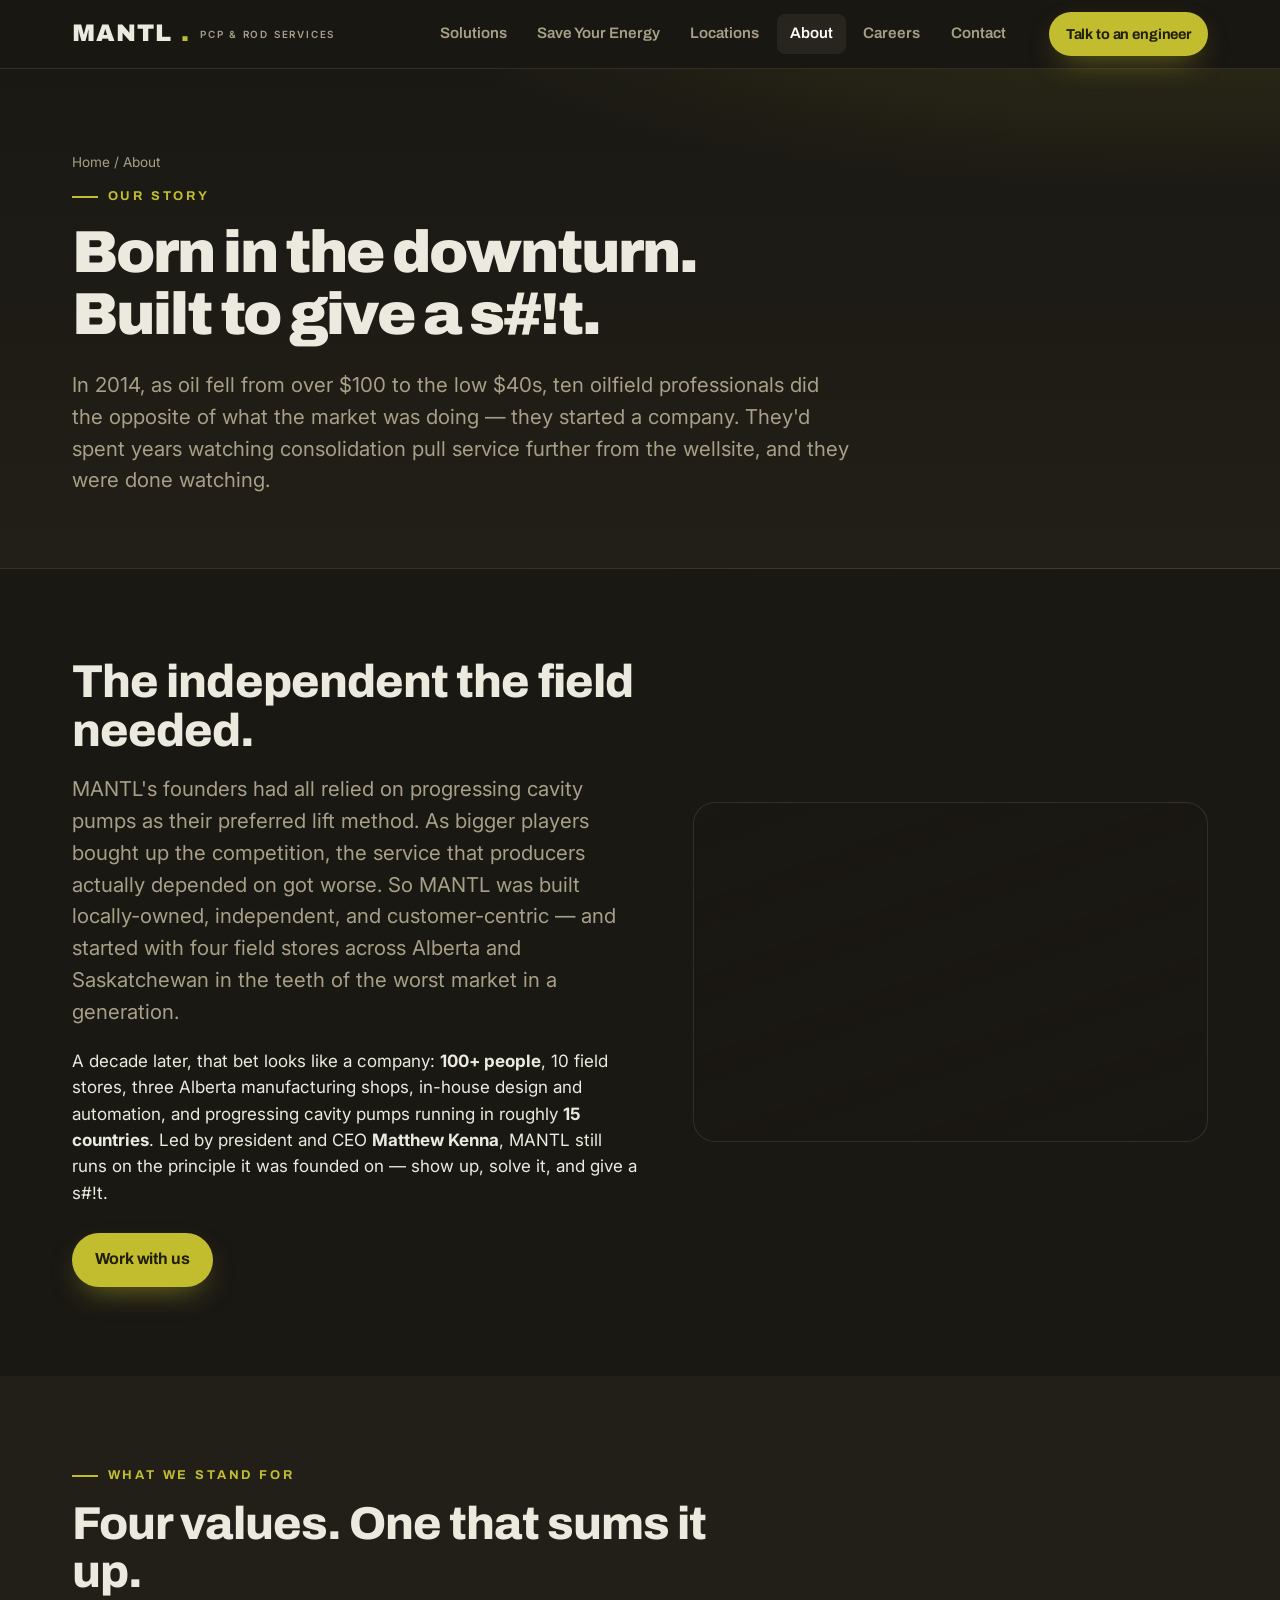
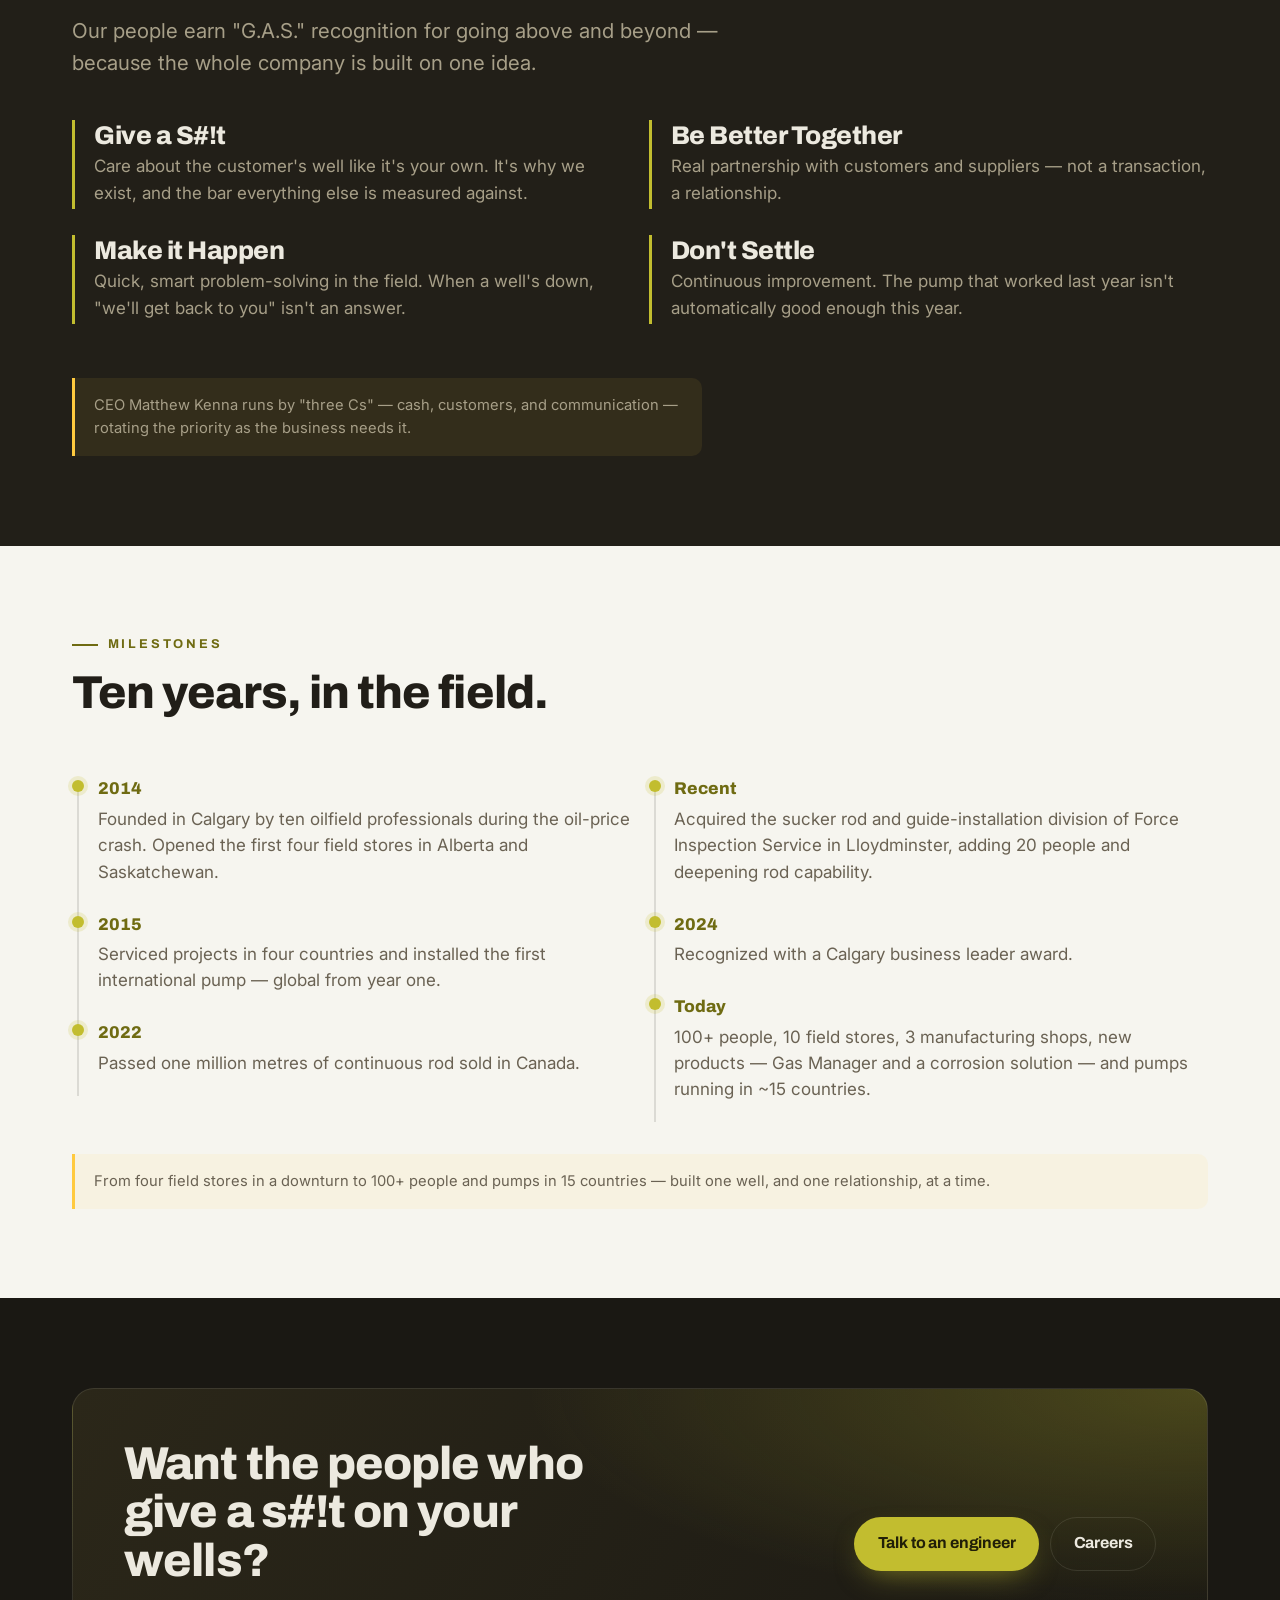
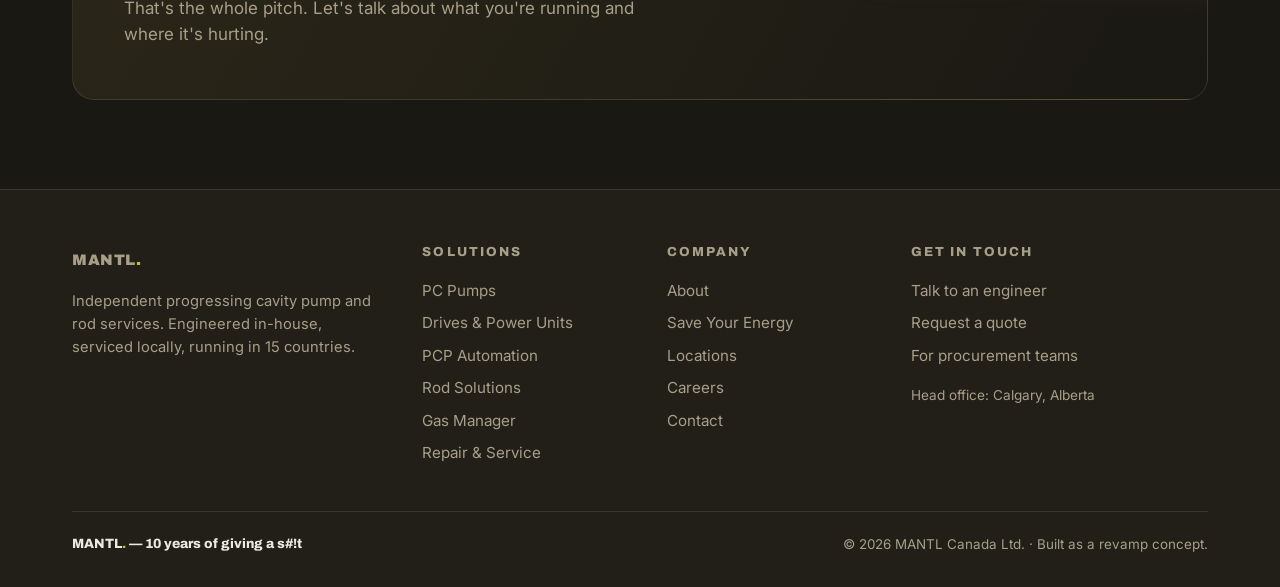
<file: about.html>
<!DOCTYPE html>
<html lang="en">
<head>
<meta charset="utf-8">
<meta name="viewport" content="width=device-width,initial-scale=1">
<title>About MANTL — 10 Years of Giving a S#!t | MANTL Canada</title>
<meta name="description" content="Founded in 2014 by ten oilfield professionals during the downturn, MANTL grew into an independent, 100+ person PCP and rod services company serving Western Canada and 15 countries. This is our story and the values behind it.">
<link rel="preconnect" href="https://fonts.googleapis.com">
<link rel="preconnect" href="https://fonts.gstatic.com" crossorigin>
<link rel="stylesheet" href="https://fonts.googleapis.com/css2?family=Archivo:wght@600;700;800;900&family=Inter:wght@400;500;600&display=swap">
<link rel="stylesheet" href="assets/styles.css">
</head>
<body>
<header class="site-header">
  <div class="wrap nav">
    <a class="brand" href="index.html" aria-label="MANTL home">MANTL<span class="dot">.</span><small>PCP &amp; Rod Services</small></a>
    <nav class="nav-links" aria-label="Primary">
      <a href="pcp-systems.html">Solutions</a>
      <a href="energy.html">Save Your Energy</a>
      <a href="locations.html">Locations</a>
      <a href="about.html" aria-current="page">About</a>
      <a href="careers.html">Careers</a>
      <a href="contact.html">Contact</a>
    </nav>
    <div class="nav-cta"><a class="btn btn-primary btn-sm" href="contact.html">Talk to an engineer</a></div>
    <button class="nav-toggle" aria-label="Menu" aria-expanded="false"><svg viewBox="0 0 24 24" fill="none" stroke="currentColor" stroke-width="2"><line x1="3" y1="6" x2="21" y2="6"/><line x1="3" y1="12" x2="21" y2="12"/><line x1="3" y1="18" x2="21" y2="18"/></svg></button>
  </div>
</header>

<section class="page-hero">
  <div class="wrap">
    <p class="crumb"><a href="index.html">Home</a> / About</p>
    <p class="eyebrow">Our story</p>
    <h1>Born in the downturn.<br>Built to give a s#!t.</h1>
    <p class="lead">In 2014, as oil fell from over $100 to the low $40s, ten oilfield professionals did the opposite of what the market was doing — they started a company. They'd spent years watching consolidation pull service further from the wellsite, and they were done watching.</p>
  </div>
</section>

<section class="band">
  <div class="wrap">
    <div class="split">
      <div class="reveal">
        <h2>The independent the field needed.</h2>
        <p class="lead">MANTL's founders had all relied on progressing cavity pumps as their preferred lift method. As bigger players bought up the competition, the service that producers actually depended on got worse. So MANTL was built locally-owned, independent, and customer-centric — and started with four field stores across Alberta and Saskatchewan in the teeth of the worst market in a generation.</p>
        <p>A decade later, that bet looks like a company: <b>100+ people</b>, 10 field stores, three Alberta manufacturing shops, in-house design and automation, and progressing cavity pumps running in roughly <b>15 countries</b>. Led by president and CEO <b>Matthew Kenna</b>, MANTL still runs on the principle it was founded on — show up, solve it, and give a s#!t.</p>
        <a class="btn btn-primary" href="careers.html" style="margin-top:.6rem">Work with us</a>
      </div>
      <div class="split-media reveal"><div class="media" style="background-image:linear-gradient(160deg,rgba(26,24,19,.20),rgba(26,24,19,.48)),url('https://www.mantl.ca/img/locations/slavelake.jpg');background-size:cover;background-position:center"></div></div>
    </div>
  </div>
</section>

<section class="band steel">
  <div class="wrap">
    <div class="section-head reveal">
      <p class="eyebrow">What we stand for</p>
      <h2>Four values. One that sums it up.</h2>
      <p class="lead">Our people earn "G.A.S." recognition for going above and beyond — because the whole company is built on one idea.</p>
    </div>
    <div class="grid g2">
      <div class="reveal"><div class="value"><h3>Give a S#!t</h3><p>Care about the customer's well like it's your own. It's why we exist, and the bar everything else is measured against.</p></div>
      <div class="value"><h3>Make it Happen</h3><p>Quick, smart problem-solving in the field. When a well's down, "we'll get back to you" isn't an answer.</p></div></div>
      <div class="reveal"><div class="value"><h3>Be Better Together</h3><p>Real partnership with customers and suppliers — not a transaction, a relationship.</p></div>
      <div class="value"><h3>Don't Settle</h3><p>Continuous improvement. The pump that worked last year isn't automatically good enough this year.</p></div></div>
    </div>
    <div class="note" style="margin-top:1.8rem;max-width:70ch">CEO Matthew Kenna runs by "three Cs" — cash, customers, and communication — rotating the priority as the business needs it.</div>
  </div>
</section>

<section class="band light">
  <div class="wrap">
    <div class="section-head reveal"><p class="eyebrow">Milestones</p><h2>Ten years, in the field.</h2></div>
    <div class="grid g2">
      <div class="reveal">
        <div class="timeline">
          <div class="tl"><span class="yr">2014</span><p>Founded in Calgary by ten oilfield professionals during the oil-price crash. Opened the first four field stores in Alberta and Saskatchewan.</p></div>
          <div class="tl"><span class="yr">2015</span><p>Serviced projects in four countries and installed the first international pump — global from year one.</p></div>
          <div class="tl"><span class="yr">2022</span><p>Passed one million metres of continuous rod sold in Canada.</p></div>
        </div>
      </div>
      <div class="reveal">
        <div class="timeline">
          <div class="tl"><span class="yr">Recent</span><p>Acquired the sucker rod and guide-installation division of Force Inspection Service in Lloydminster, adding 20 people and deepening rod capability.</p></div>
          <div class="tl"><span class="yr">2024</span><p>Recognized with a Calgary business leader award.</p></div>
          <div class="tl"><span class="yr">Today</span><p>100+ people, 10 field stores, 3 manufacturing shops, new products — Gas Manager and a corrosion solution — and pumps running in ~15 countries.</p></div>
        </div>
      </div>
    </div>
    <div class="note" style="margin-top:1.6rem">From four field stores in a downturn to 100+ people and pumps in 15 countries — built one well, and one relationship, at a time.</div>
  </div>
</section>

<section class="band">
  <div class="wrap">
    <div class="cta-band reveal">
      <div><h2>Want the people who give a s#!t on your wells?</h2><p class="sub">That's the whole pitch. Let's talk about what you're running and where it's hurting.</p></div>
      <div style="display:flex;gap:.7rem;flex-wrap:wrap"><a class="btn btn-primary" href="contact.html">Talk to an engineer</a><a class="btn btn-ghost" href="careers.html">Careers</a></div>
    </div>
  </div>
</section>

<footer class="site-footer">
  <div class="wrap">
    <div class="foot-grid">
      <div class="foot-brand"><a class="brand" href="index.html">MANTL<span class="dot">.</span></a><p>Independent progressing cavity pump and rod services. Engineered in-house, serviced locally, running in 15 countries.</p></div>
      <div><h4>Solutions</h4><a href="pcp-systems.html#pumps">PC Pumps</a><a href="pcp-systems.html#drives">Drives &amp; Power Units</a><a href="pcp-systems.html#automation">PCP Automation</a><a href="pcp-systems.html#rod">Rod Solutions</a><a href="pcp-systems.html#gas-manager">Gas Manager</a><a href="pcp-systems.html#service">Repair &amp; Service</a></div>
      <div><h4>Company</h4><a href="about.html">About</a><a href="energy.html">Save Your Energy</a><a href="locations.html">Locations</a><a href="careers.html">Careers</a><a href="contact.html">Contact</a></div>
      <div><h4>Get in touch</h4><a href="contact.html">Talk to an engineer</a><a href="contact.html#quote">Request a quote</a><a href="contact.html#procurement">For procurement teams</a><p class="muted" style="font-size:.85rem;margin-top:.8rem">Head office: Calgary, Alberta</p></div>
    </div>
    <div class="foot-bottom"><span class="gas-tag">MANTL<span class="dot">.</span> — 10 years of giving a s#!t</span><span>© 2026 MANTL Canada Ltd. &middot; Built as a revamp concept.</span></div>
  </div>
</footer>
<div class="callbar"><a class="btn btn-ghost" href="locations.html">Nearest store</a><a class="btn btn-primary" href="contact.html">Talk to an engineer</a></div>
<script src="assets/main.js" defer></script>
</body>
</html>
</file>
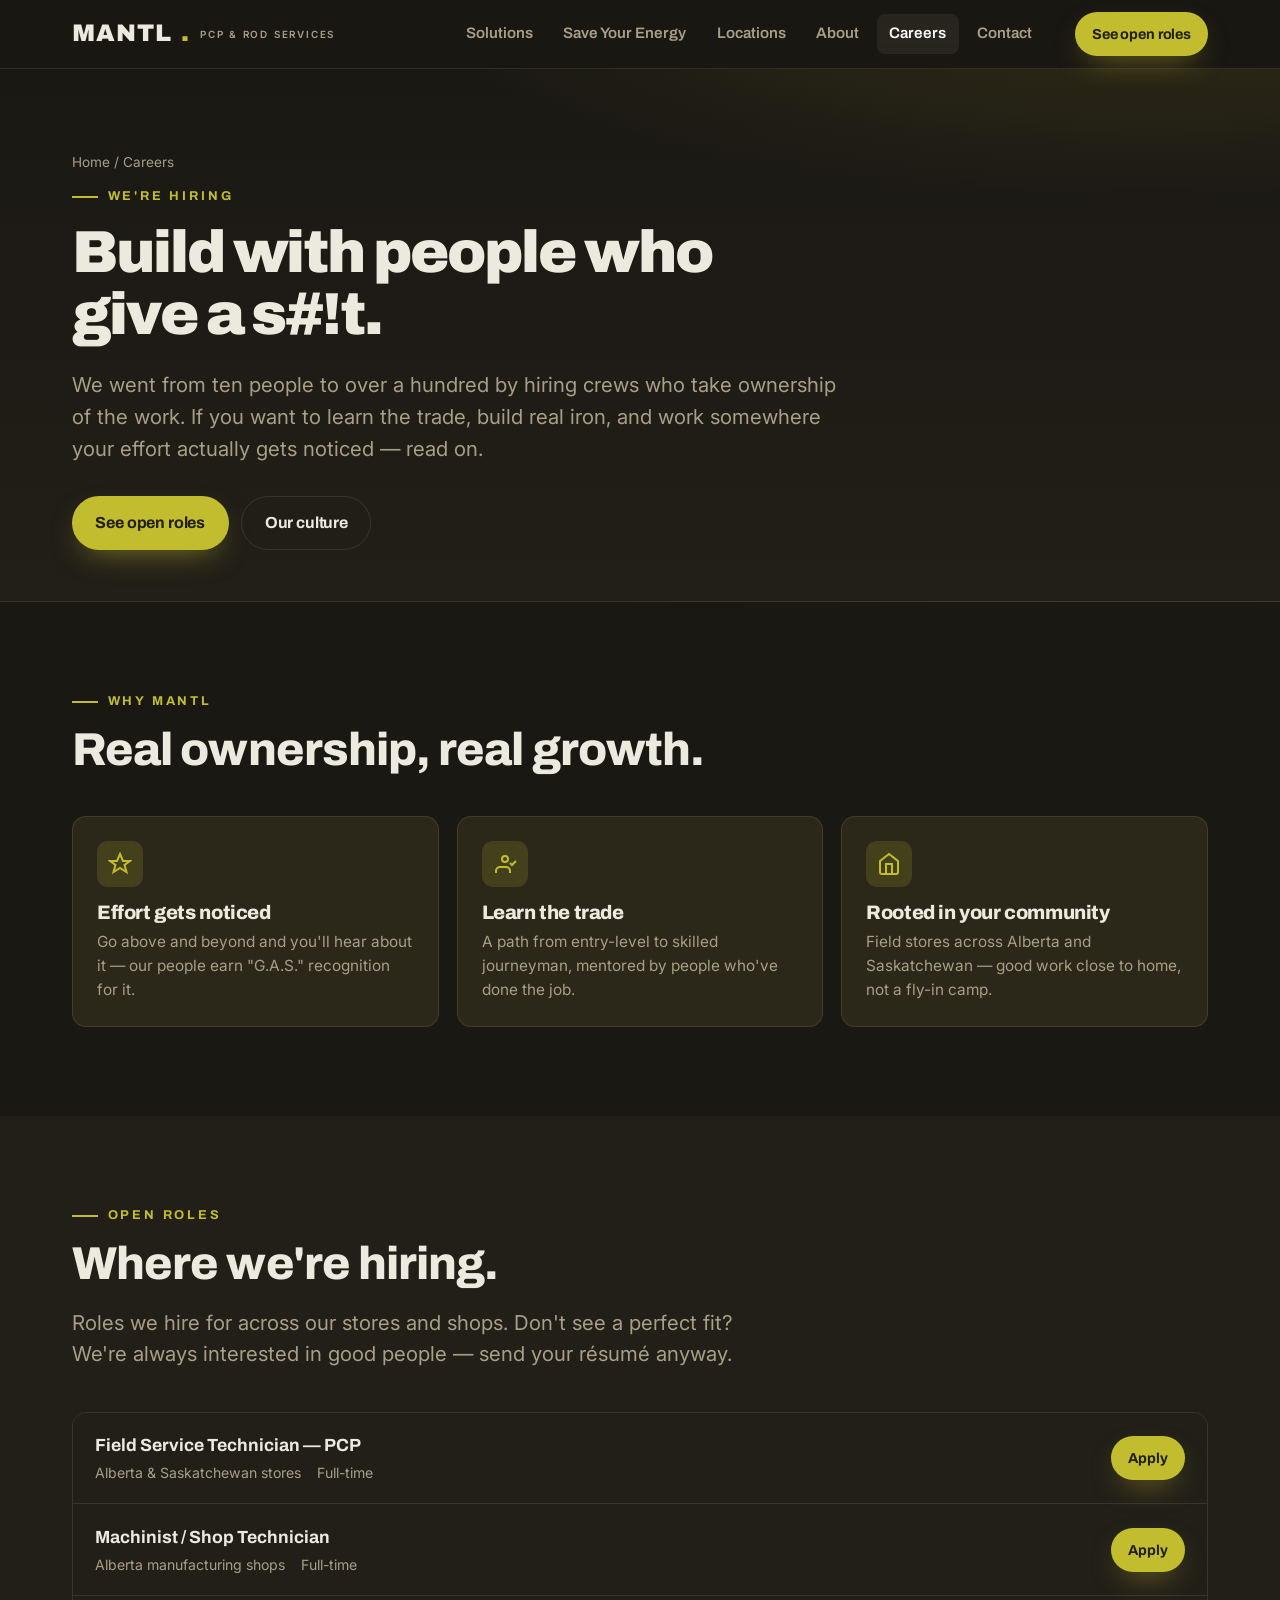
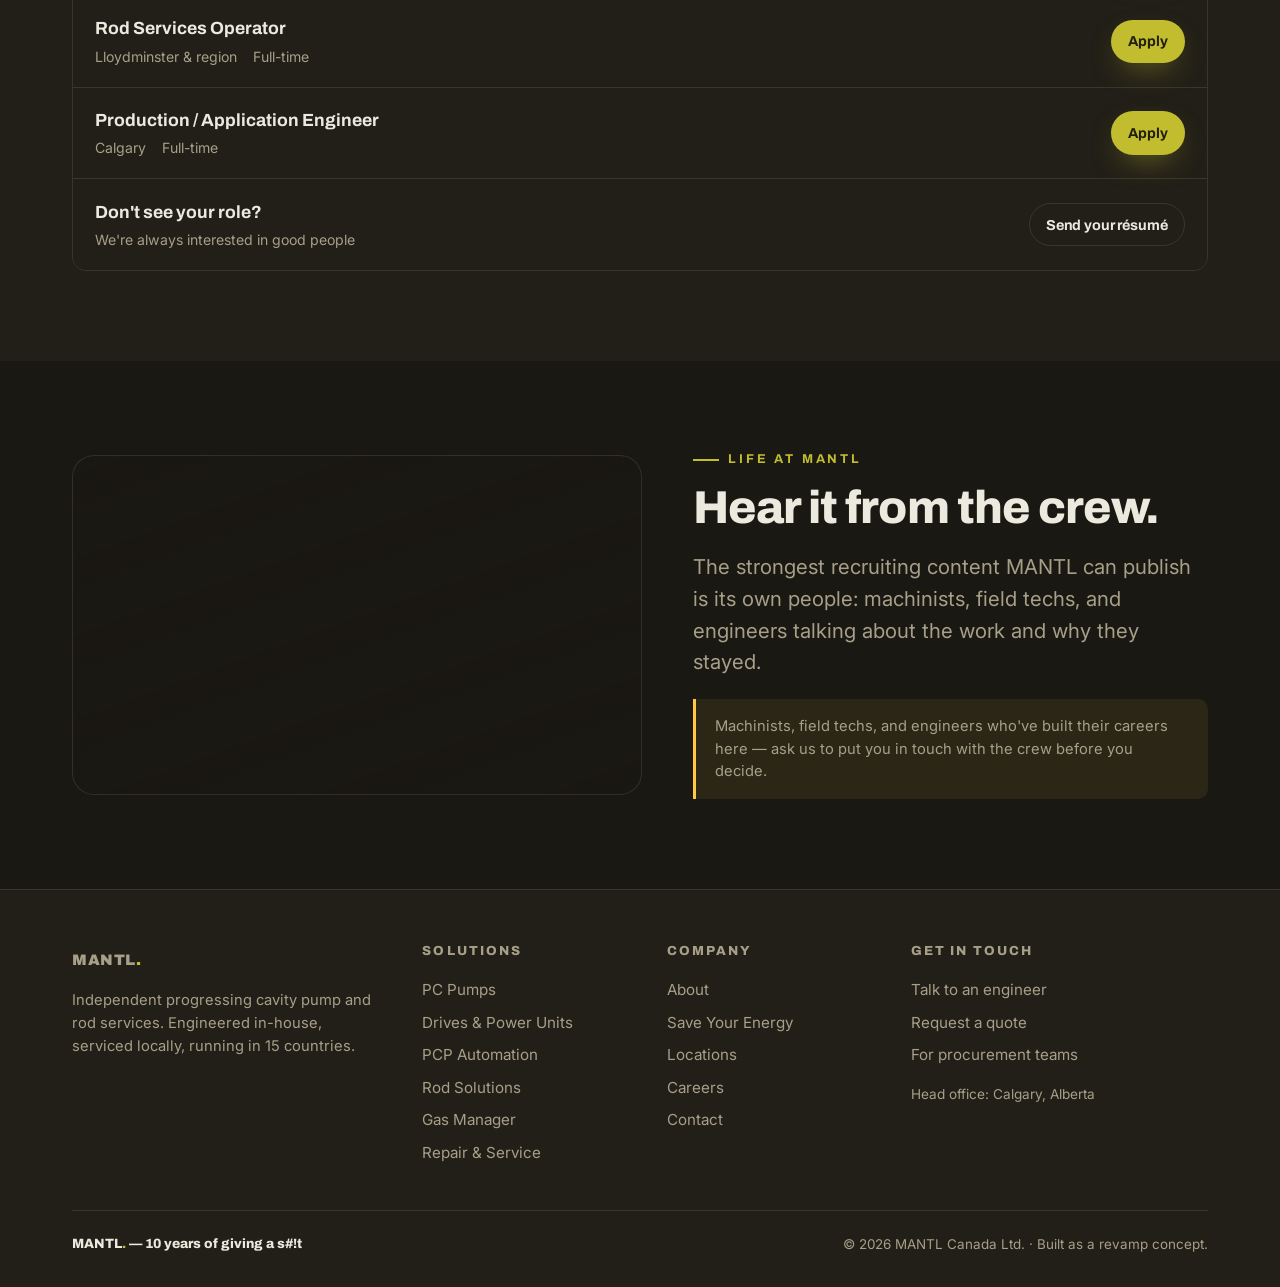
<file: careers.html>
<!DOCTYPE html>
<html lang="en">
<head>
<meta charset="utf-8">
<meta name="viewport" content="width=device-width,initial-scale=1">
<title>Careers — Build With People Who Give a S#!t | MANTL Canada</title>
<meta name="description" content="MANTL is hiring field techs, machinists, and engineers across Alberta and Saskatchewan. Join a 100+ person independent PCP company that grew from ten people by hiring crews who take ownership.">
<link rel="preconnect" href="https://fonts.googleapis.com">
<link rel="preconnect" href="https://fonts.gstatic.com" crossorigin>
<link rel="stylesheet" href="https://fonts.googleapis.com/css2?family=Archivo:wght@600;700;800;900&family=Inter:wght@400;500;600&display=swap">
<link rel="stylesheet" href="assets/styles.css">
</head>
<body>
<header class="site-header">
  <div class="wrap nav">
    <a class="brand" href="index.html" aria-label="MANTL home">MANTL<span class="dot">.</span><small>PCP &amp; Rod Services</small></a>
    <nav class="nav-links" aria-label="Primary">
      <a href="pcp-systems.html">Solutions</a>
      <a href="energy.html">Save Your Energy</a>
      <a href="locations.html">Locations</a>
      <a href="about.html">About</a>
      <a href="careers.html" aria-current="page">Careers</a>
      <a href="contact.html">Contact</a>
    </nav>
    <div class="nav-cta"><a class="btn btn-primary btn-sm" href="#openings">See open roles</a></div>
    <button class="nav-toggle" aria-label="Menu" aria-expanded="false"><svg viewBox="0 0 24 24" fill="none" stroke="currentColor" stroke-width="2"><line x1="3" y1="6" x2="21" y2="6"/><line x1="3" y1="12" x2="21" y2="12"/><line x1="3" y1="18" x2="21" y2="18"/></svg></button>
  </div>
</header>

<section class="page-hero">
  <div class="wrap">
    <p class="crumb"><a href="index.html">Home</a> / Careers</p>
    <p class="eyebrow">We're hiring</p>
    <h1>Build with people who<br>give a s#!t.</h1>
    <p class="lead">We went from ten people to over a hundred by hiring crews who take ownership of the work. If you want to learn the trade, build real iron, and work somewhere your effort actually gets noticed — read on.</p>
    <div class="hero-cta"><a class="btn btn-primary" href="#openings">See open roles</a><a class="btn btn-ghost" href="about.html">Our culture</a></div>
  </div>
</section>

<section class="band">
  <div class="wrap">
    <div class="section-head reveal"><p class="eyebrow">Why MANTL</p><h2>Real ownership, real growth.</h2></div>
    <div class="grid g3">
      <div class="card reveal"><div class="ico"><svg viewBox="0 0 24 24" fill="none" stroke="currentColor" stroke-width="2"><path d="M12 2l3 7h7l-5.5 4 2 7L12 16l-6.5 4 2-7L2 9h7z"/></svg></div><h3>Effort gets noticed</h3><p>Go above and beyond and you'll hear about it — our people earn "G.A.S." recognition for it.</p></div>
      <div class="card reveal"><div class="ico"><svg viewBox="0 0 24 24" fill="none" stroke="currentColor" stroke-width="2"><path d="M3 21v-2a4 4 0 014-4h6a4 4 0 014 4v2M9 7a3 3 0 116 0 3 3 0 01-6 0M17 11l2 2 4-4"/></svg></div><h3>Learn the trade</h3><p>A path from entry-level to skilled journeyman, mentored by people who've done the job.</p></div>
      <div class="card reveal"><div class="ico"><svg viewBox="0 0 24 24" fill="none" stroke="currentColor" stroke-width="2"><path d="M3 9l9-7 9 7v11a2 2 0 01-2 2H5a2 2 0 01-2-2z"/><path d="M9 22V12h6v10"/></svg></div><h3>Rooted in your community</h3><p>Field stores across Alberta and Saskatchewan — good work close to home, not a fly-in camp.</p></div>
    </div>
  </div>
</section>

<section class="band steel" id="openings">
  <div class="wrap">
    <div class="section-head reveal">
      <p class="eyebrow">Open roles</p>
      <h2>Where we're hiring.</h2>
      <p class="lead">Roles we hire for across our stores and shops. Don't see a perfect fit? We're always interested in good people — send your résumé anyway.</p>
    </div>
    <div class="jobs reveal">
      <div class="job"><div><div class="jt">Field Service Technician — PCP</div><div class="jm"><span>Alberta &amp; Saskatchewan stores</span><span>Full-time</span></div></div><a class="btn btn-primary btn-sm spacer" href="contact.html#careers">Apply</a></div>
      <div class="job"><div><div class="jt">Machinist / Shop Technician</div><div class="jm"><span>Alberta manufacturing shops</span><span>Full-time</span></div></div><a class="btn btn-primary btn-sm spacer" href="contact.html#careers">Apply</a></div>
      <div class="job"><div><div class="jt">Rod Services Operator</div><div class="jm"><span>Lloydminster &amp; region</span><span>Full-time</span></div></div><a class="btn btn-primary btn-sm spacer" href="contact.html#careers">Apply</a></div>
      <div class="job"><div><div class="jt">Production / Application Engineer</div><div class="jm"><span>Calgary</span><span>Full-time</span></div></div><a class="btn btn-primary btn-sm spacer" href="contact.html#careers">Apply</a></div>
      <div class="job"><div><div class="jt">Don't see your role?</div><div class="jm"><span>We're always interested in good people</span></div></div><a class="btn btn-ghost btn-sm spacer" href="contact.html#careers">Send your résumé</a></div>
    </div>
  </div>
</section>

<section class="band">
  <div class="wrap">
    <div class="split">
      <div class="split-media reveal"><div class="media" style="background-image:linear-gradient(160deg,rgba(26,24,19,.20),rgba(26,24,19,.48)),url('https://www.mantl.ca/img/locations/moosomin.jpg');background-size:cover;background-position:center"></div></div>
      <div class="reveal">
        <p class="eyebrow">Life at MANTL</p>
        <h2>Hear it from the crew.</h2>
        <p class="lead">The strongest recruiting content MANTL can publish is its own people: machinists, field techs, and engineers talking about the work and why they stayed.</p>
        <div class="note">Machinists, field techs, and engineers who've built their careers here — ask us to put you in touch with the crew before you decide.</div>
      </div>
    </div>
  </div>
</section>

<footer class="site-footer">
  <div class="wrap">
    <div class="foot-grid">
      <div class="foot-brand"><a class="brand" href="index.html">MANTL<span class="dot">.</span></a><p>Independent progressing cavity pump and rod services. Engineered in-house, serviced locally, running in 15 countries.</p></div>
      <div><h4>Solutions</h4><a href="pcp-systems.html#pumps">PC Pumps</a><a href="pcp-systems.html#drives">Drives &amp; Power Units</a><a href="pcp-systems.html#automation">PCP Automation</a><a href="pcp-systems.html#rod">Rod Solutions</a><a href="pcp-systems.html#gas-manager">Gas Manager</a><a href="pcp-systems.html#service">Repair &amp; Service</a></div>
      <div><h4>Company</h4><a href="about.html">About</a><a href="energy.html">Save Your Energy</a><a href="locations.html">Locations</a><a href="careers.html">Careers</a><a href="contact.html">Contact</a></div>
      <div><h4>Get in touch</h4><a href="contact.html">Talk to an engineer</a><a href="contact.html#quote">Request a quote</a><a href="contact.html#procurement">For procurement teams</a><p class="muted" style="font-size:.85rem;margin-top:.8rem">Head office: Calgary, Alberta</p></div>
    </div>
    <div class="foot-bottom"><span class="gas-tag">MANTL<span class="dot">.</span> — 10 years of giving a s#!t</span><span>© 2026 MANTL Canada Ltd. &middot; Built as a revamp concept.</span></div>
  </div>
</footer>
<div class="callbar"><a class="btn btn-ghost" href="#openings">Open roles</a><a class="btn btn-primary" href="contact.html#careers">Send résumé</a></div>
<script src="assets/main.js" defer></script>
</body>
</html>
</file>
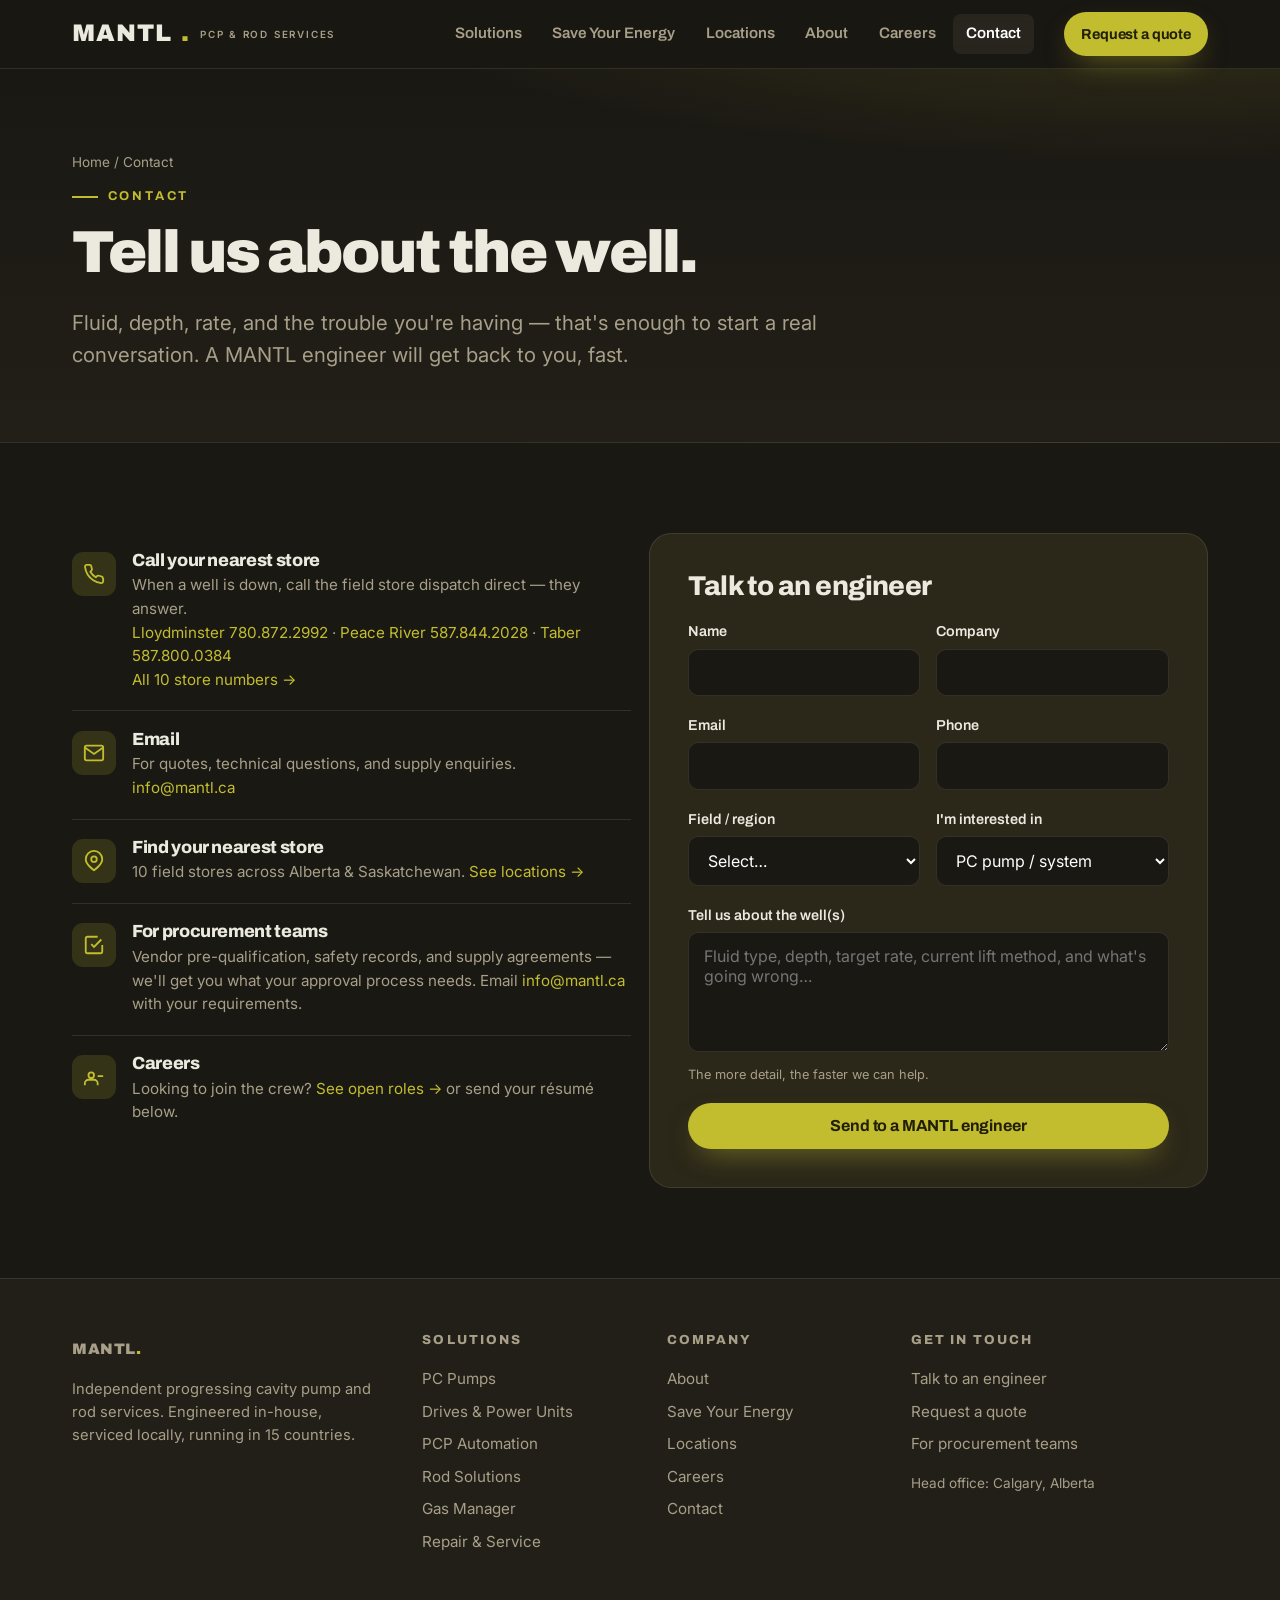
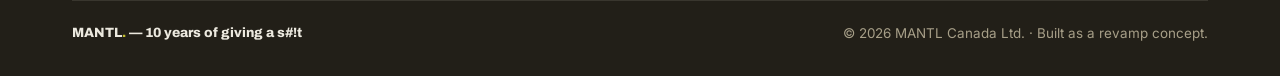
<file: contact.html>
<!DOCTYPE html>
<html lang="en">
<head>
<meta charset="utf-8">
<meta name="viewport" content="width=device-width,initial-scale=1">
<title>Contact — Talk to an Engineer | MANTL Canada</title>
<meta name="description" content="Talk to a MANTL engineer about your wells, request a quote, or reach the team for procurement and vendor pre-qualification. Tell us your fluid, depth, and the trouble you're having.">
<link rel="preconnect" href="https://fonts.googleapis.com">
<link rel="preconnect" href="https://fonts.gstatic.com" crossorigin>
<link rel="stylesheet" href="https://fonts.googleapis.com/css2?family=Archivo:wght@600;700;800;900&family=Inter:wght@400;500;600&display=swap">
<link rel="stylesheet" href="assets/styles.css">
</head>
<body>
<header class="site-header">
  <div class="wrap nav">
    <a class="brand" href="index.html" aria-label="MANTL home">MANTL<span class="dot">.</span><small>PCP &amp; Rod Services</small></a>
    <nav class="nav-links" aria-label="Primary">
      <a href="pcp-systems.html">Solutions</a>
      <a href="energy.html">Save Your Energy</a>
      <a href="locations.html">Locations</a>
      <a href="about.html">About</a>
      <a href="careers.html">Careers</a>
      <a href="contact.html" aria-current="page">Contact</a>
    </nav>
    <div class="nav-cta"><a class="btn btn-primary btn-sm" href="#quote">Request a quote</a></div>
    <button class="nav-toggle" aria-label="Menu" aria-expanded="false"><svg viewBox="0 0 24 24" fill="none" stroke="currentColor" stroke-width="2"><line x1="3" y1="6" x2="21" y2="6"/><line x1="3" y1="12" x2="21" y2="12"/><line x1="3" y1="18" x2="21" y2="18"/></svg></button>
  </div>
</header>

<section class="page-hero">
  <div class="wrap">
    <p class="crumb"><a href="index.html">Home</a> / Contact</p>
    <p class="eyebrow">Contact</p>
    <h1>Tell us about the well.</h1>
    <p class="lead">Fluid, depth, rate, and the trouble you're having — that's enough to start a real conversation. A MANTL engineer will get back to you, fast.</p>
  </div>
</section>

<section class="band">
  <div class="wrap">
    <div class="grid g2" style="align-items:start">
      <div class="reveal">
        <div class="contact-method">
          <div class="ci"><svg viewBox="0 0 24 24" fill="none" stroke="currentColor" stroke-width="2"><path d="M22 16.9v3a2 2 0 01-2.2 2 19.8 19.8 0 01-8.6-3 19.5 19.5 0 01-6-6 19.8 19.8 0 01-3-8.6A2 2 0 014.1 2h3a2 2 0 012 1.7c.1.9.3 1.8.6 2.6a2 2 0 01-.5 2.1L8 9.6a16 16 0 006 6l1.2-1.2a2 2 0 012.1-.5c.8.3 1.7.5 2.6.6a2 2 0 011.7 2z"/></svg></div>
          <div><h3>Call your nearest store</h3><p>When a well is down, call the field store dispatch direct — they answer.<br>
            <a href="tel:+17808722992" style="color:var(--accent)">Lloydminster 780.872.2992</a> ·
            <a href="tel:+15878442028" style="color:var(--accent)">Peace River 587.844.2028</a> ·
            <a href="tel:+15878000384" style="color:var(--accent)">Taber 587.800.0384</a><br>
            <a href="locations.html" style="color:var(--accent)">All 10 store numbers →</a></p></div>
        </div>
        <div class="contact-method">
          <div class="ci"><svg viewBox="0 0 24 24" fill="none" stroke="currentColor" stroke-width="2"><rect x="2" y="4" width="20" height="16" rx="2"/><path d="M22 6l-10 7L2 6"/></svg></div>
          <div><h3>Email</h3><p>For quotes, technical questions, and supply enquiries.<br><a href="mailto:info@mantl.ca" style="color:var(--accent)">info@mantl.ca</a></p></div>
        </div>
        <div class="contact-method">
          <div class="ci"><svg viewBox="0 0 24 24" fill="none" stroke="currentColor" stroke-width="2"><path d="M21 10c0 6-9 12-9 12s-9-6-9-12a9 9 0 0118 0z"/><circle cx="12" cy="10" r="3"/></svg></div>
          <div><h3>Find your nearest store</h3><p>10 field stores across Alberta &amp; Saskatchewan. <a href="locations.html" style="color:var(--accent)">See locations →</a></p></div>
        </div>
        <div class="contact-method" id="procurement">
          <div class="ci"><svg viewBox="0 0 24 24" fill="none" stroke="currentColor" stroke-width="2"><path d="M9 11l3 3 8-8M21 12v7a2 2 0 01-2 2H5a2 2 0 01-2-2V5a2 2 0 012-2h11"/></svg></div>
          <div><h3>For procurement teams</h3><p>Vendor pre-qualification, safety records, and supply agreements — we'll get you what your approval process needs. Email <a href="mailto:info@mantl.ca" style="color:var(--accent)">info@mantl.ca</a> with your requirements.</p></div>
        </div>
        <div class="contact-method" id="careers">
          <div class="ci"><svg viewBox="0 0 24 24" fill="none" stroke="currentColor" stroke-width="2"><path d="M16 21v-2a4 4 0 00-4-4H6a4 4 0 00-4 4v2M9 7a3 3 0 100 6 3 3 0 000-6zM22 11h-6"/></svg></div>
          <div><h3>Careers</h3><p>Looking to join the crew? <a href="careers.html" style="color:var(--accent)">See open roles →</a> or send your résumé below.</p></div>
        </div>
      </div>

      <div class="reveal" id="quote">
        <form class="form-card" data-demo>
          <h2 style="margin-bottom:1.2rem;font-size:1.7rem">Talk to an engineer</h2>
          <div class="two-col">
            <div class="field"><label for="name">Name</label><input id="name" name="name" required></div>
            <div class="field"><label for="company">Company</label><input id="company" name="company"></div>
          </div>
          <div class="two-col">
            <div class="field"><label for="email">Email</label><input id="email" name="email" type="email" required></div>
            <div class="field"><label for="phone">Phone</label><input id="phone" name="phone" type="tel"></div>
          </div>
          <div class="two-col">
            <div class="field">
              <label for="region">Field / region</label>
              <select id="region" name="region">
                <option value="">Select…</option>
                <option>Alberta</option>
                <option>Saskatchewan</option>
                <option>Other Canada</option>
                <option>United States</option>
                <option>International</option>
              </select>
            </div>
            <div class="field">
              <label for="topic">I'm interested in</label>
              <select id="topic" name="topic">
                <option>PC pump / system</option>
                <option>Rod solutions</option>
                <option>Automation</option>
                <option>Energy savings assessment</option>
                <option>Repair / field service</option>
                <option>Gas Manager</option>
                <option>Procurement / vendor setup</option>
                <option>Careers</option>
              </select>
            </div>
          </div>
          <div class="field">
            <label for="wells">Tell us about the well(s)</label>
            <textarea id="wells" name="wells" placeholder="Fluid type, depth, target rate, current lift method, and what's going wrong…"></textarea>
            <div class="hint">The more detail, the faster we can help.</div>
          </div>
          <button class="btn btn-primary" type="submit" style="width:100%;justify-content:center">Send to a MANTL engineer</button>
          <p class="form-msg muted" hidden style="margin:1rem 0 0;text-align:center">Thanks — your message is on its way. <b style="color:var(--text-dark)">A MANTL engineer will follow up the same day.</b></p>
        </form>
      </div>
    </div>
  </div>
</section>

<footer class="site-footer">
  <div class="wrap">
    <div class="foot-grid">
      <div class="foot-brand"><a class="brand" href="index.html">MANTL<span class="dot">.</span></a><p>Independent progressing cavity pump and rod services. Engineered in-house, serviced locally, running in 15 countries.</p></div>
      <div><h4>Solutions</h4><a href="pcp-systems.html#pumps">PC Pumps</a><a href="pcp-systems.html#drives">Drives &amp; Power Units</a><a href="pcp-systems.html#automation">PCP Automation</a><a href="pcp-systems.html#rod">Rod Solutions</a><a href="pcp-systems.html#gas-manager">Gas Manager</a><a href="pcp-systems.html#service">Repair &amp; Service</a></div>
      <div><h4>Company</h4><a href="about.html">About</a><a href="energy.html">Save Your Energy</a><a href="locations.html">Locations</a><a href="careers.html">Careers</a><a href="contact.html">Contact</a></div>
      <div><h4>Get in touch</h4><a href="contact.html">Talk to an engineer</a><a href="contact.html#quote">Request a quote</a><a href="contact.html#procurement">For procurement teams</a><p class="muted" style="font-size:.85rem;margin-top:.8rem">Head office: Calgary, Alberta</p></div>
    </div>
    <div class="foot-bottom"><span class="gas-tag">MANTL<span class="dot">.</span> — 10 years of giving a s#!t</span><span>© 2026 MANTL Canada Ltd. &middot; Built as a revamp concept.</span></div>
  </div>
</footer>
<div class="callbar"><a class="btn btn-ghost" href="locations.html">Nearest store</a><a class="btn btn-primary" href="#quote">Request a quote</a></div>
<script src="assets/main.js" defer></script>
</body>
</html>
</file>
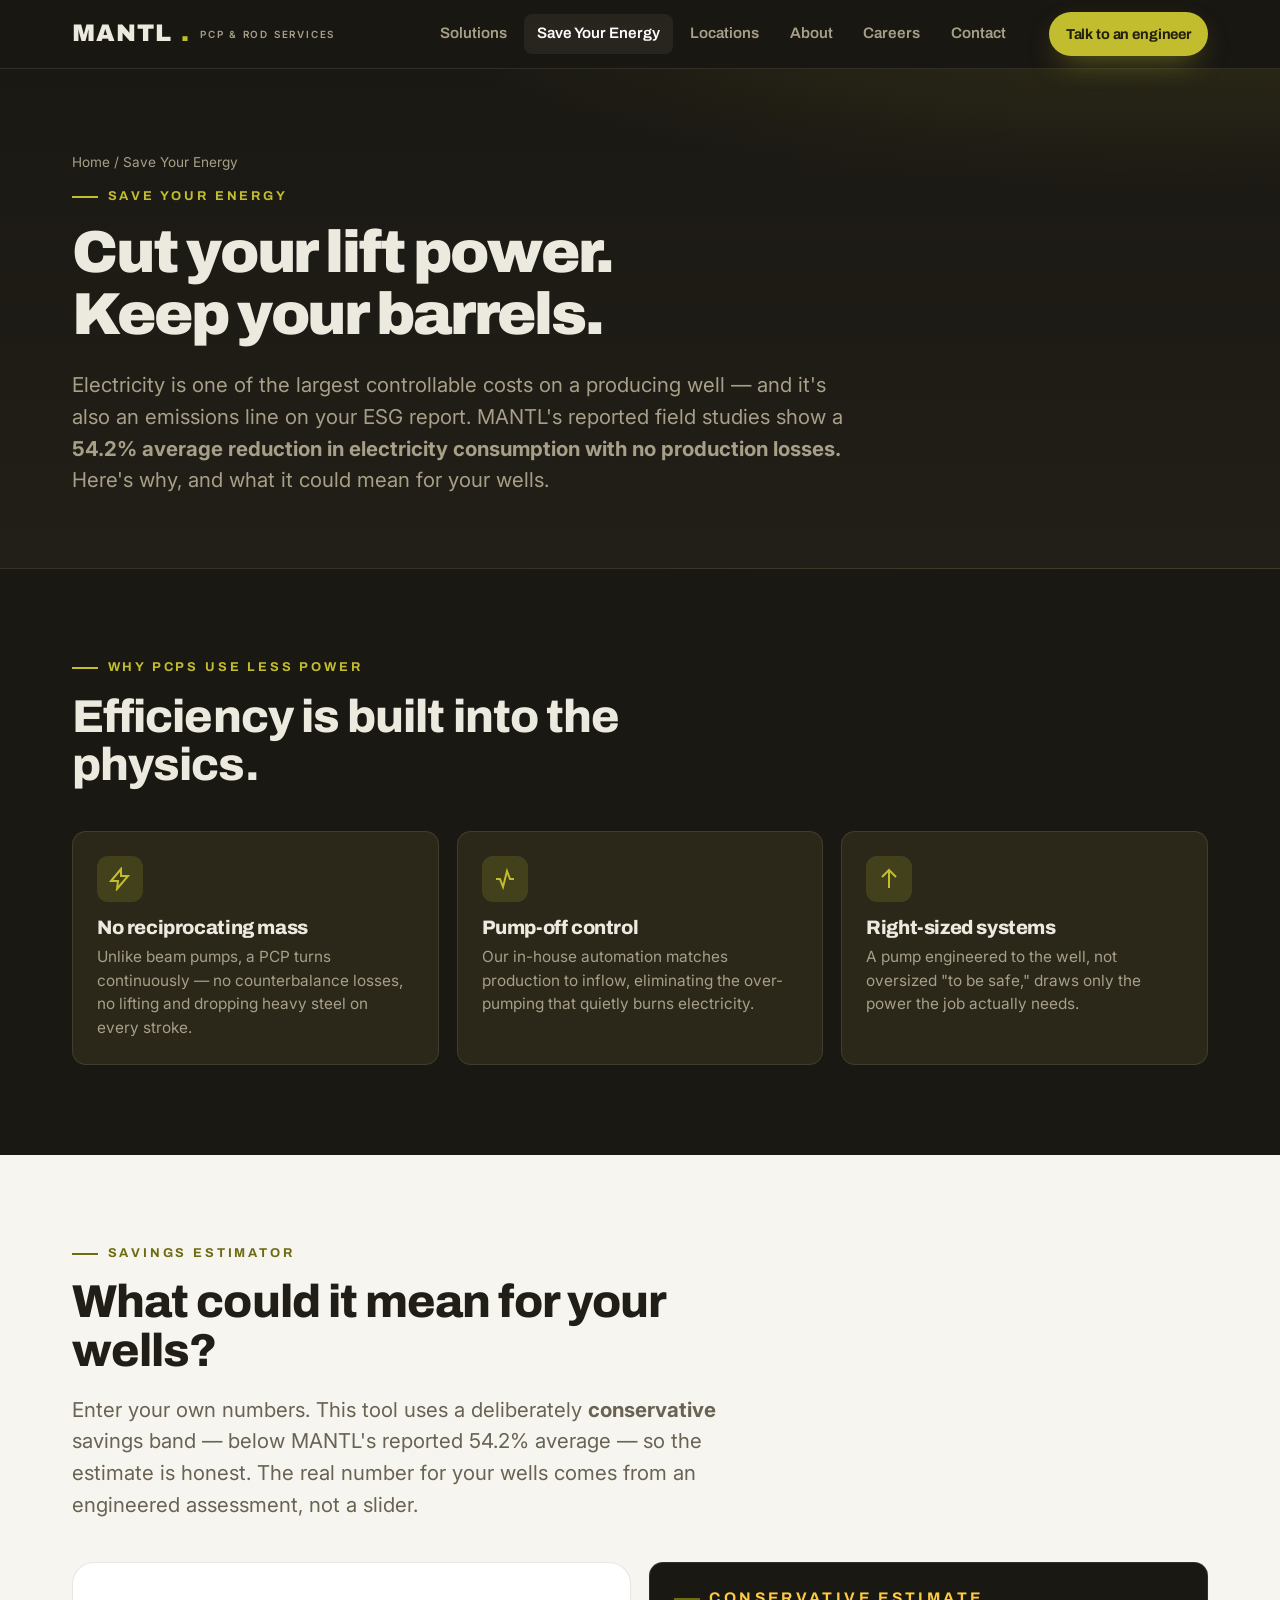
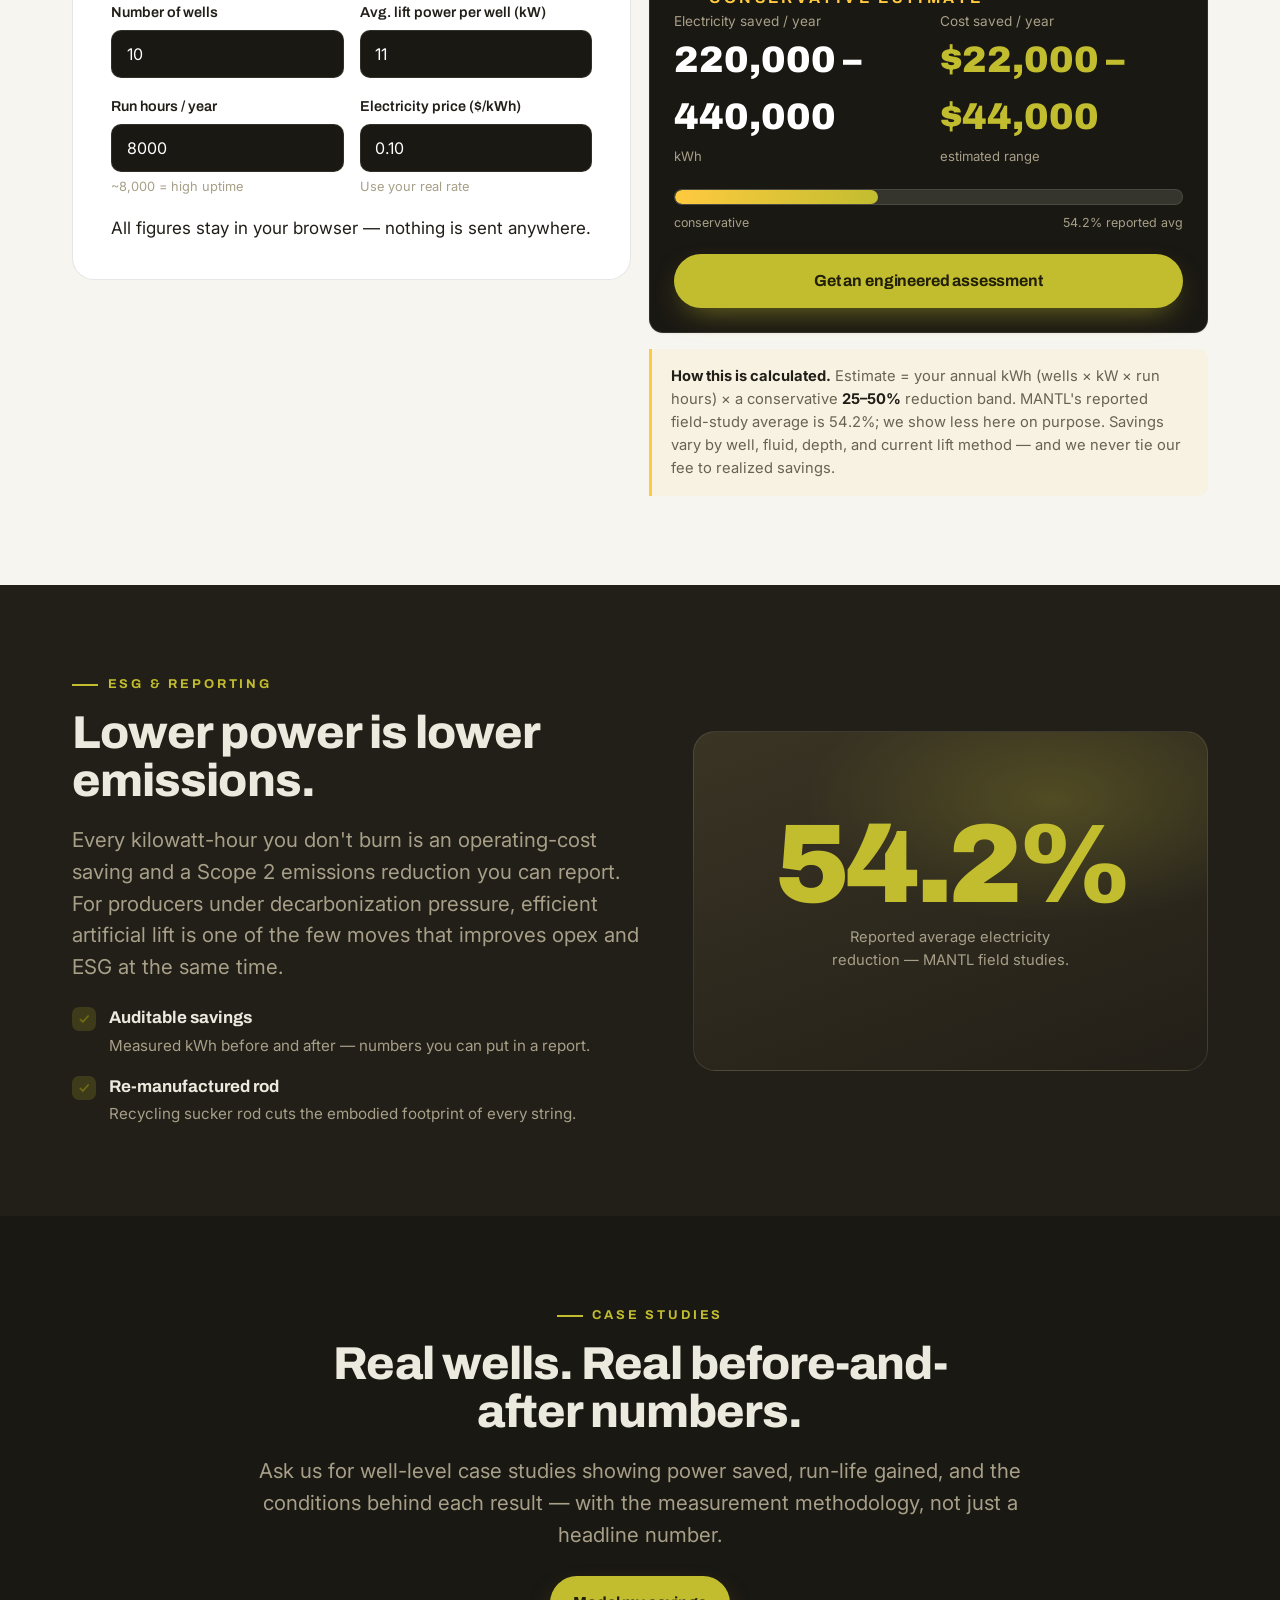
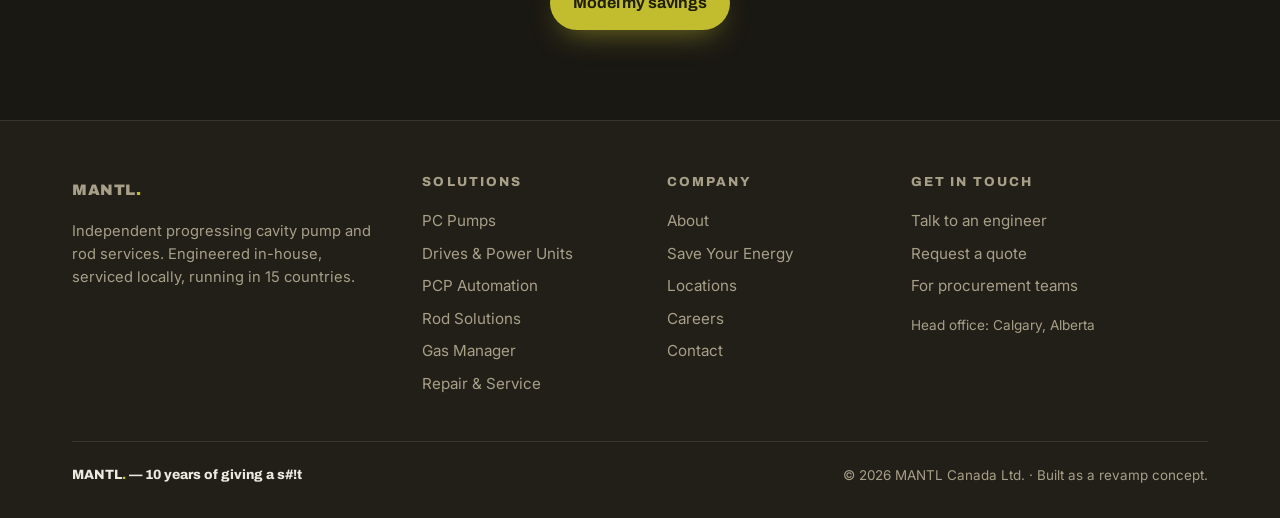
<file: energy.html>
<!DOCTYPE html>
<html lang="en">
<head>
<meta charset="utf-8">
<meta name="viewport" content="width=device-width,initial-scale=1">
<title>Save Your Energy — PCP Electricity Savings | MANTL Canada</title>
<meta name="description" content="MANTL's progressing cavity pump systems reportedly cut lift electricity by an average of 54.2% with no production loss. Estimate the conservative savings range for your own wells.">
<link rel="preconnect" href="https://fonts.googleapis.com">
<link rel="preconnect" href="https://fonts.gstatic.com" crossorigin>
<link rel="stylesheet" href="https://fonts.googleapis.com/css2?family=Archivo:wght@600;700;800;900&family=Inter:wght@400;500;600&display=swap">
<link rel="stylesheet" href="assets/styles.css">
</head>
<body>
<header class="site-header">
  <div class="wrap nav">
    <a class="brand" href="index.html" aria-label="MANTL home">MANTL<span class="dot">.</span><small>PCP &amp; Rod Services</small></a>
    <nav class="nav-links" aria-label="Primary">
      <a href="pcp-systems.html">Solutions</a>
      <a href="energy.html" aria-current="page">Save Your Energy</a>
      <a href="locations.html">Locations</a>
      <a href="about.html">About</a>
      <a href="careers.html">Careers</a>
      <a href="contact.html">Contact</a>
    </nav>
    <div class="nav-cta"><a class="btn btn-primary btn-sm" href="contact.html">Talk to an engineer</a></div>
    <button class="nav-toggle" aria-label="Menu" aria-expanded="false"><svg viewBox="0 0 24 24" fill="none" stroke="currentColor" stroke-width="2"><line x1="3" y1="6" x2="21" y2="6"/><line x1="3" y1="12" x2="21" y2="12"/><line x1="3" y1="18" x2="21" y2="18"/></svg></button>
  </div>
</header>

<section class="page-hero">
  <div class="wrap">
    <p class="crumb"><a href="index.html">Home</a> / Save Your Energy</p>
    <p class="eyebrow">Save Your Energy</p>
    <h1>Cut your lift power.<br>Keep your barrels.</h1>
    <p class="lead">Electricity is one of the largest controllable costs on a producing well — and it's also an emissions line on your ESG report. MANTL's reported field studies show a <b>54.2% average reduction in electricity consumption with no production losses.</b> Here's why, and what it could mean for your wells.</p>
  </div>
</section>

<section class="band">
  <div class="wrap">
    <div class="section-head reveal">
      <p class="eyebrow">Why PCPs use less power</p>
      <h2>Efficiency is built into the physics.</h2>
    </div>
    <div class="grid g3">
      <div class="card reveal"><div class="ico"><svg viewBox="0 0 24 24" fill="none" stroke="currentColor" stroke-width="2"><path d="M13 2L3 14h7l-1 8 11-13h-7z"/></svg></div><h3>No reciprocating mass</h3><p>Unlike beam pumps, a PCP turns continuously — no counterbalance losses, no lifting and dropping heavy steel on every stroke.</p></div>
      <div class="card reveal"><div class="ico"><svg viewBox="0 0 24 24" fill="none" stroke="currentColor" stroke-width="2"><path d="M3 12h4l3 8 4-16 3 8h4"/></svg></div><h3>Pump-off control</h3><p>Our in-house automation matches production to inflow, eliminating the over-pumping that quietly burns electricity.</p></div>
      <div class="card reveal"><div class="ico"><svg viewBox="0 0 24 24" fill="none" stroke="currentColor" stroke-width="2"><path d="M12 3v18M5 10l7-7 7 7"/></svg></div><h3>Right-sized systems</h3><p>A pump engineered to the well, not oversized "to be safe," draws only the power the job actually needs.</p></div>
    </div>
  </div>
</section>

<section class="band light" id="calculator">
  <div class="wrap">
    <div class="section-head reveal">
      <p class="eyebrow">Savings estimator</p>
      <h2>What could it mean for your wells?</h2>
      <p class="lead">Enter your own numbers. This tool uses a deliberately <b>conservative</b> savings band — below MANTL's reported 54.2% average — so the estimate is honest. The real number for your wells comes from an engineered assessment, not a slider.</p>
    </div>
    <div class="grid g2" style="align-items:start">
      <div class="form-card reveal" style="background:#fff;border-color:rgba(10,12,16,.1)">
        <div class="two-col">
          <div class="field"><label for="wells">Number of wells</label><input id="wells" type="number" min="1" value="10" inputmode="numeric"></div>
          <div class="field"><label for="kw">Avg. lift power per well (kW)</label><input id="kw" type="number" min="0" step="0.5" value="11" inputmode="decimal"></div>
        </div>
        <div class="two-col">
          <div class="field"><label for="hours">Run hours / year</label><input id="hours" type="number" min="0" value="8000" inputmode="numeric"><div class="hint">~8,000 = high uptime</div></div>
          <div class="field"><label for="price">Electricity price ($/kWh)</label><input id="price" type="number" min="0" step="0.01" value="0.10" inputmode="decimal"><div class="hint">Use your real rate</div></div>
        </div>
        <p class="hint" style="margin:0">All figures stay in your browser — nothing is sent anywhere.</p>
      </div>

      <div class="reveal">
        <div class="card" style="background:var(--ink);border-color:var(--line)">
          <p class="eyebrow" style="color:var(--accent-2)">Conservative estimate</p>
          <div style="display:flex;flex-wrap:wrap;gap:1.4rem">
            <div style="flex:1;min-width:160px">
              <div class="muted" style="font-size:.85rem">Electricity saved / year</div>
              <div style="font-family:var(--font-display);font-weight:900;font-size:clamp(1.6rem,3vw,2.3rem);color:#fff" id="out-kwh">—</div>
              <div class="muted" style="font-size:.82rem">kWh</div>
            </div>
            <div style="flex:1;min-width:160px">
              <div class="muted" style="font-size:.85rem">Cost saved / year</div>
              <div style="font-family:var(--font-display);font-weight:900;font-size:clamp(1.6rem,3vw,2.3rem);color:var(--accent)" id="out-dollars">—</div>
              <div class="muted" style="font-size:.82rem">estimated range</div>
            </div>
          </div>
          <div class="meter" style="width:100%;margin-top:1.4rem">
            <div class="track"><div class="fill" id="range-fill" style="width:40%"></div></div>
            <div class="labels"><span id="lab-low">conservative</span><span>54.2% reported avg</span></div>
          </div>
          <a class="btn btn-primary" href="contact.html#quote" style="margin-top:1.4rem;width:100%;justify-content:center">Get an engineered assessment</a>
        </div>
        <div class="note" style="margin-top:1rem">
          <b>How this is calculated.</b> Estimate = your annual kWh (wells × kW × run hours) × a conservative <b>25–50%</b> reduction band. MANTL's reported field-study average is 54.2%; we show less here on purpose. Savings vary by well, fluid, depth, and current lift method — and we never tie our fee to realized savings.
        </div>
      </div>
    </div>
  </div>
</section>

<section class="band steel">
  <div class="wrap">
    <div class="split">
      <div class="reveal">
        <p class="eyebrow">ESG &amp; reporting</p>
        <h2>Lower power is lower emissions.</h2>
        <p class="lead">Every kilowatt-hour you don't burn is an operating-cost saving and a Scope 2 emissions reduction you can report. For producers under decarbonization pressure, efficient artificial lift is one of the few moves that improves opex and ESG at the same time.</p>
        <ul class="feature-list">
          <li><span class="tick"><svg viewBox="0 0 24 24" fill="none" stroke="currentColor" stroke-width="3"><path d="M5 12l5 5L20 6"/></svg></span><div><b>Auditable savings</b><span>Measured kWh before and after — numbers you can put in a report.</span></div></li>
          <li><span class="tick"><svg viewBox="0 0 24 24" fill="none" stroke="currentColor" stroke-width="3"><path d="M5 12l5 5L20 6"/></svg></span><div><b>Re-manufactured rod</b><span>Recycling sucker rod cuts the embodied footprint of every string.</span></div></li>
        </ul>
      </div>
      <div class="split-media reveal"><div class="media big-num"><div class="huge"><span class="pct">54.2%</span></div><p class="cap">Reported average electricity reduction — MANTL field studies.</p></div></div>
    </div>
  </div>
</section>

<section class="band">
  <div class="wrap center reveal">
    <p class="eyebrow" style="justify-content:center">Case studies</p>
    <h2 style="max-width:24ch;margin-inline:auto">Real wells. Real before-and-after numbers.</h2>
    <p class="lead" style="margin-inline:auto">Ask us for well-level case studies showing power saved, run-life gained, and the conditions behind each result — with the measurement methodology, not just a headline number.</p>
    <div style="margin-top:1.6rem"><a class="btn btn-primary" href="contact.html#quote">Model my savings</a></div>
  </div>
</section>

<footer class="site-footer">
  <div class="wrap">
    <div class="foot-grid">
      <div class="foot-brand"><a class="brand" href="index.html">MANTL<span class="dot">.</span></a><p>Independent progressing cavity pump and rod services. Engineered in-house, serviced locally, running in 15 countries.</p></div>
      <div><h4>Solutions</h4><a href="pcp-systems.html#pumps">PC Pumps</a><a href="pcp-systems.html#drives">Drives &amp; Power Units</a><a href="pcp-systems.html#automation">PCP Automation</a><a href="pcp-systems.html#rod">Rod Solutions</a><a href="pcp-systems.html#gas-manager">Gas Manager</a><a href="pcp-systems.html#service">Repair &amp; Service</a></div>
      <div><h4>Company</h4><a href="about.html">About</a><a href="energy.html">Save Your Energy</a><a href="locations.html">Locations</a><a href="careers.html">Careers</a><a href="contact.html">Contact</a></div>
      <div><h4>Get in touch</h4><a href="contact.html">Talk to an engineer</a><a href="contact.html#quote">Request a quote</a><a href="contact.html#procurement">For procurement teams</a><p class="muted" style="font-size:.85rem;margin-top:.8rem">Head office: Calgary, Alberta</p></div>
    </div>
    <div class="foot-bottom"><span class="gas-tag">MANTL<span class="dot">.</span> — 10 years of giving a s#!t</span><span>© 2026 MANTL Canada Ltd. &middot; Built as a revamp concept.</span></div>
  </div>
</footer>
<div class="callbar"><a class="btn btn-ghost" href="locations.html">Nearest store</a><a class="btn btn-primary" href="contact.html">Talk to an engineer</a></div>

<script src="assets/main.js" defer></script>
<script>
(function(){
  var ids=['wells','kw','hours','price'];
  var fmt=function(n){return n.toLocaleString('en-CA',{maximumFractionDigits:0});};
  var money=function(n){return '$'+n.toLocaleString('en-CA',{maximumFractionDigits:0});};
  function calc(){
    var w=+document.getElementById('wells').value||0,
        kw=+document.getElementById('kw').value||0,
        h=+document.getElementById('hours').value||0,
        p=+document.getElementById('price').value||0;
    var kwh=w*kw*h;
    var lowK=kwh*0.25, highK=kwh*0.50;
    document.getElementById('out-kwh').textContent = kwh>0 ? (fmt(lowK)+' – '+fmt(highK)) : '—';
    document.getElementById('out-dollars').textContent = (kwh>0&&p>0) ? (money(lowK*p)+' – '+money(highK*p)) : '—';
  }
  ids.forEach(function(id){var el=document.getElementById(id);if(el){el.addEventListener('input',calc);}});
  calc();
})();
</script>
</body>
</html>
</file>
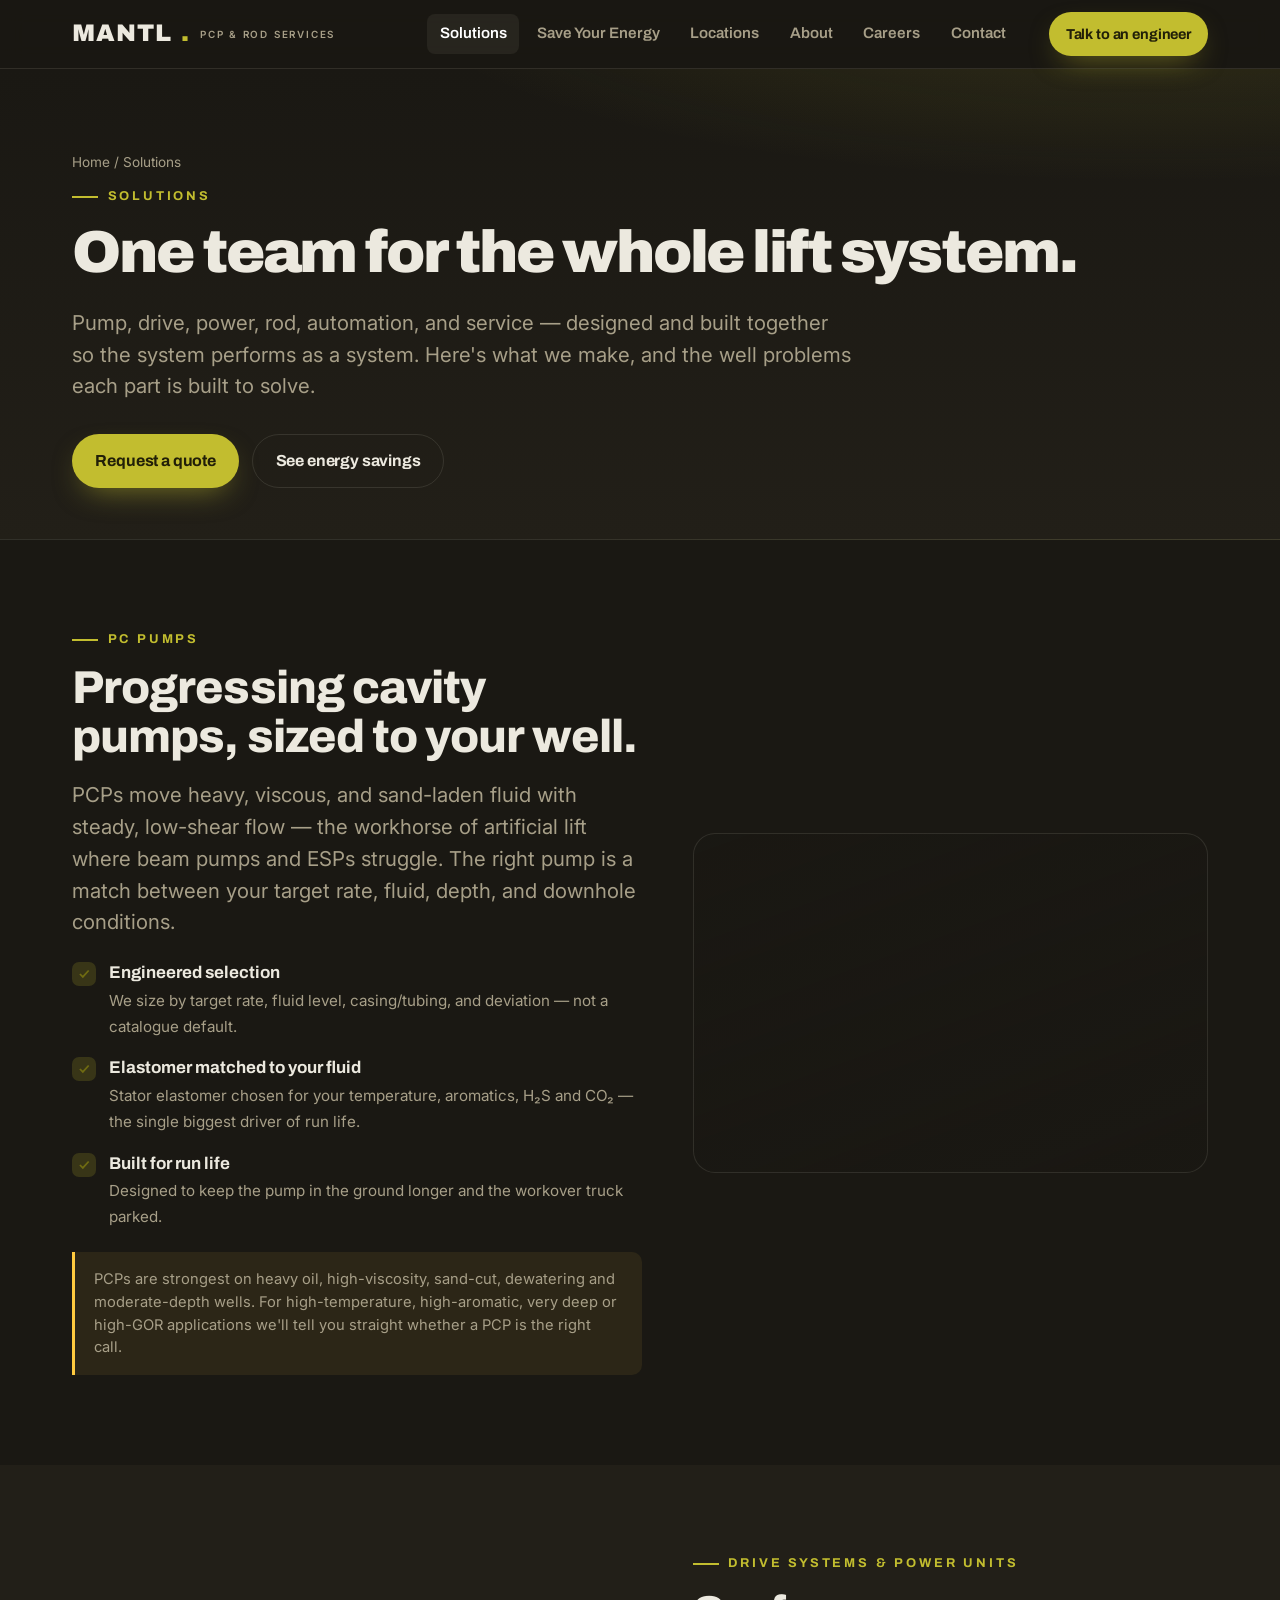
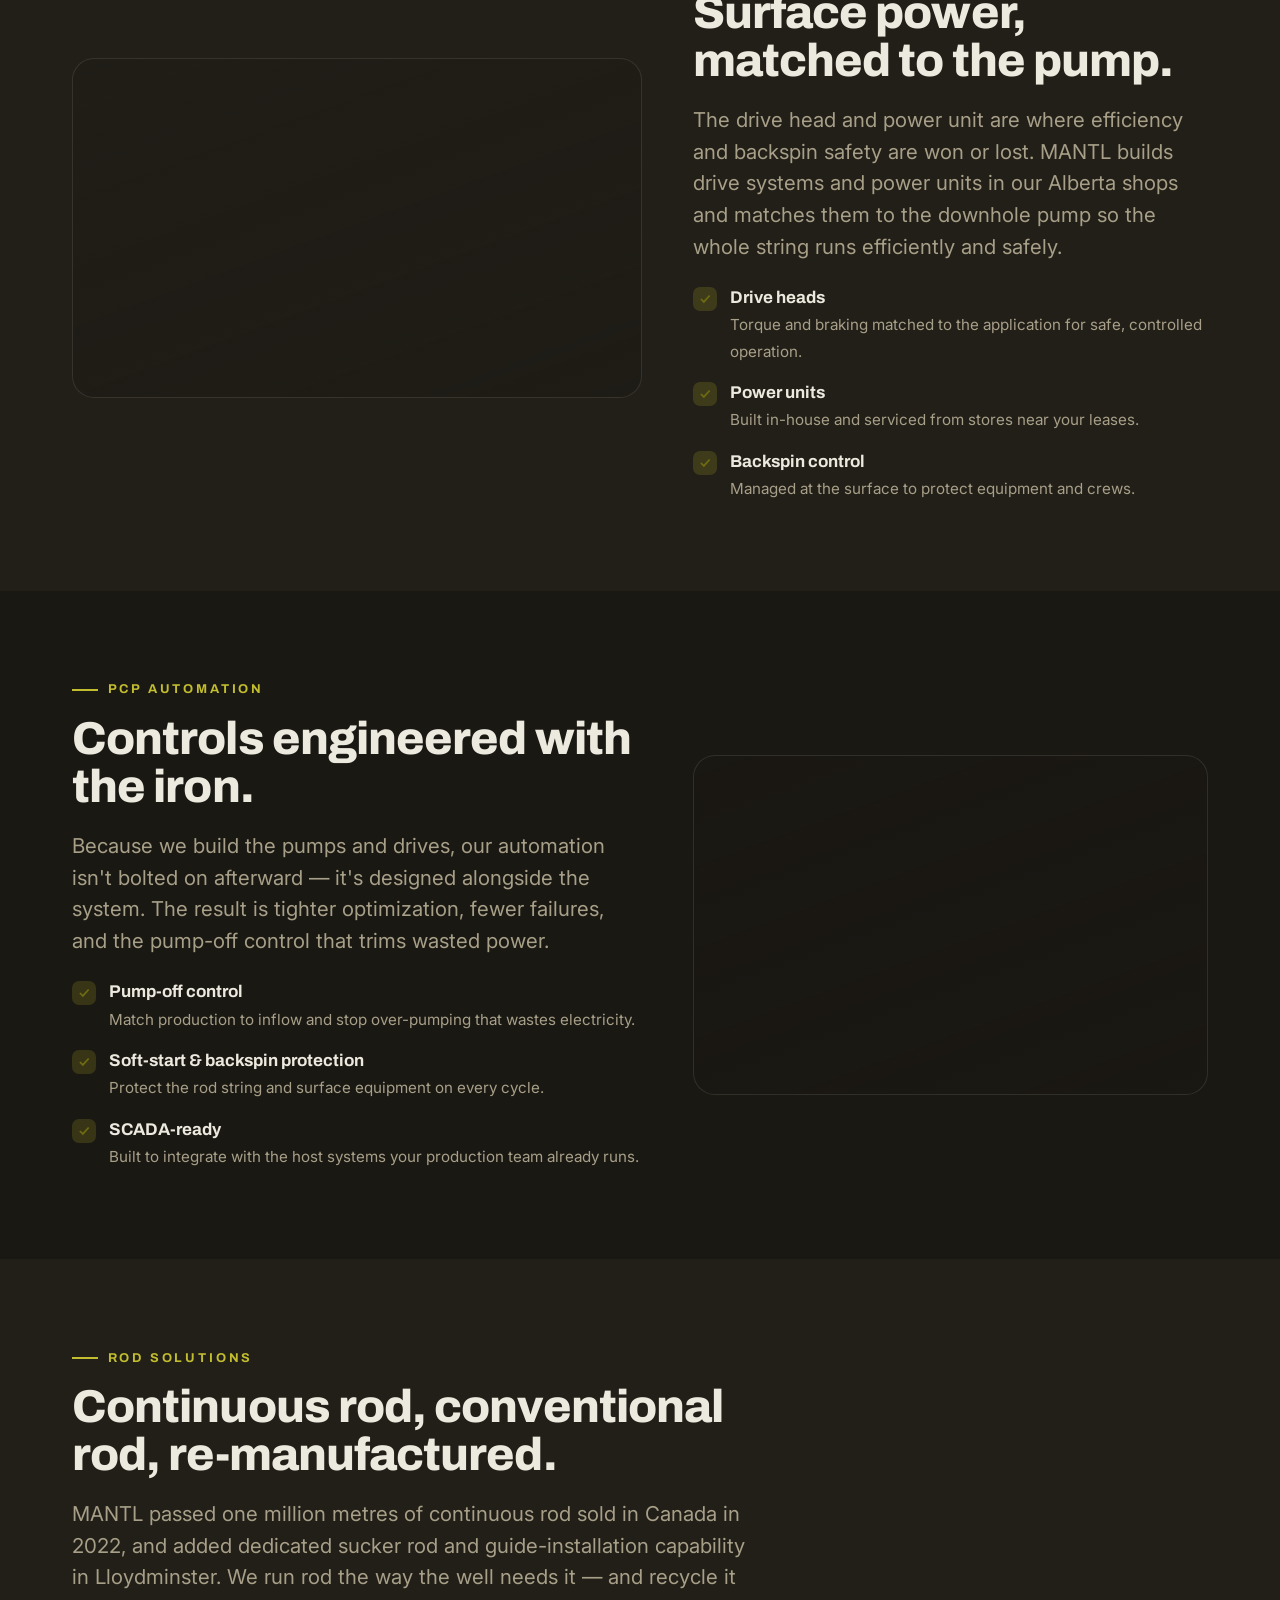
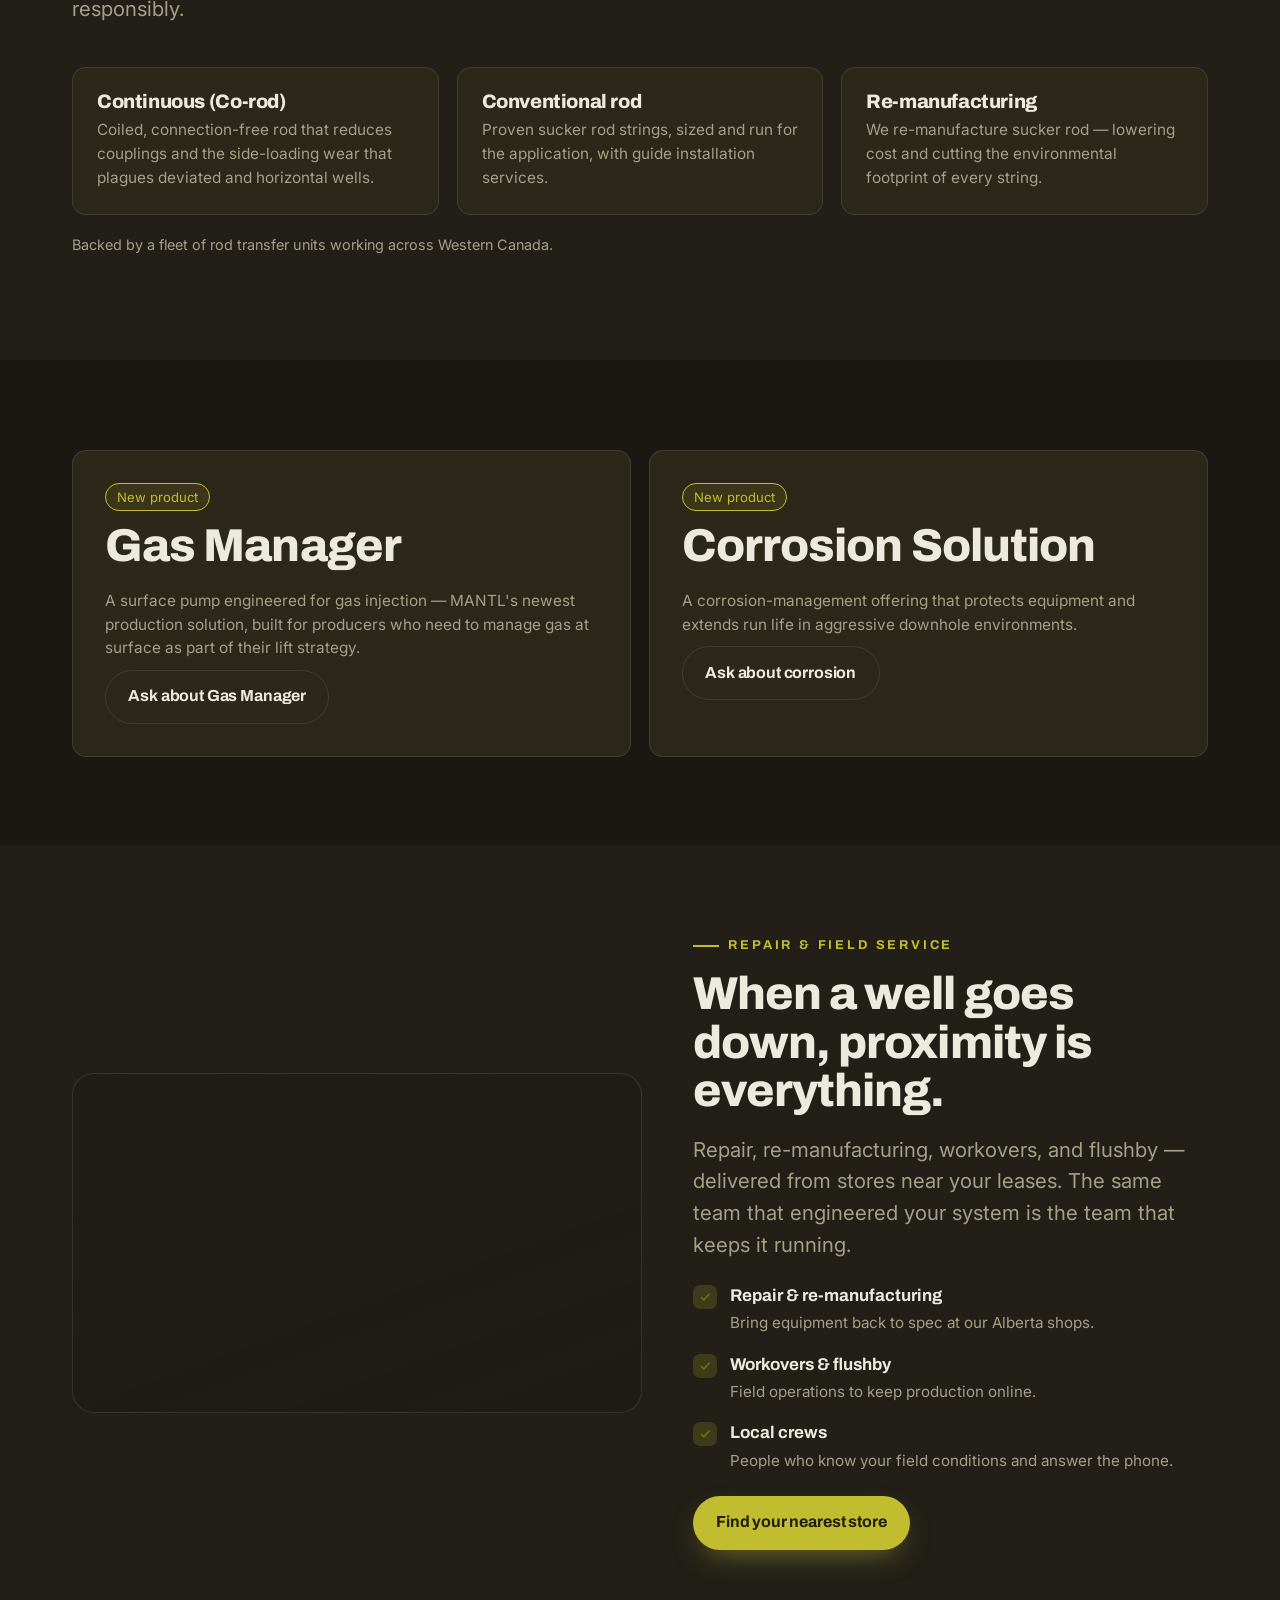
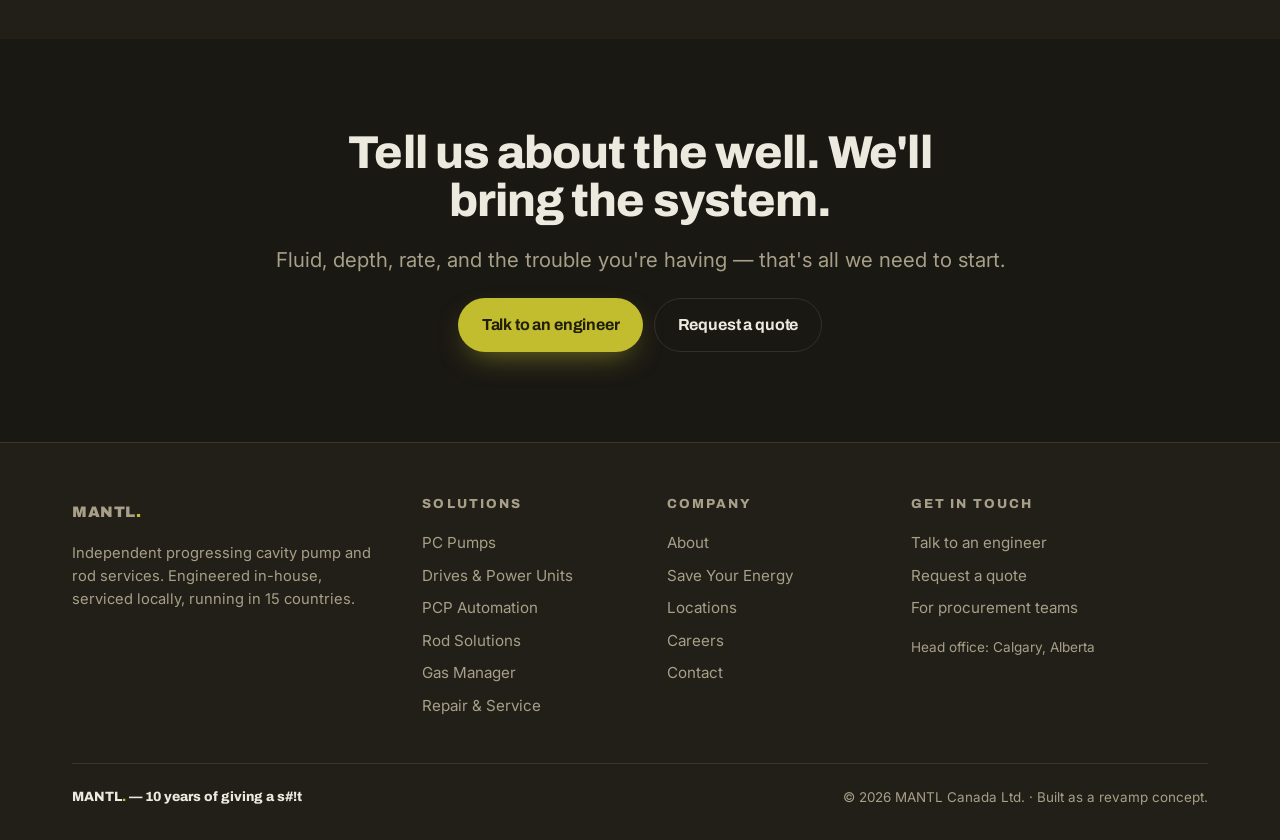
<file: pcp-systems.html>
<!DOCTYPE html>
<html lang="en">
<head>
<meta charset="utf-8">
<meta name="viewport" content="width=device-width,initial-scale=1">
<title>PCP Systems, Rod &amp; Automation | MANTL Canada</title>
<meta name="description" content="MANTL's full progressing cavity pump system: PC pumps, drive heads and power units, in-house PCP automation, continuous and conventional rod, the Gas Manager surface pump, a corrosion solution, plus repair and field service.">
<link rel="preconnect" href="https://fonts.googleapis.com">
<link rel="preconnect" href="https://fonts.gstatic.com" crossorigin>
<link rel="stylesheet" href="https://fonts.googleapis.com/css2?family=Archivo:wght@600;700;800;900&family=Inter:wght@400;500;600&display=swap">
<link rel="stylesheet" href="assets/styles.css">
</head>
<body>
<header class="site-header">
  <div class="wrap nav">
    <a class="brand" href="index.html" aria-label="MANTL home">MANTL<span class="dot">.</span><small>PCP &amp; Rod Services</small></a>
    <nav class="nav-links" aria-label="Primary">
      <a href="pcp-systems.html" aria-current="page">Solutions</a>
      <a href="energy.html">Save Your Energy</a>
      <a href="locations.html">Locations</a>
      <a href="about.html">About</a>
      <a href="careers.html">Careers</a>
      <a href="contact.html">Contact</a>
    </nav>
    <div class="nav-cta"><a class="btn btn-primary btn-sm" href="contact.html">Talk to an engineer</a></div>
    <button class="nav-toggle" aria-label="Menu" aria-expanded="false"><svg viewBox="0 0 24 24" fill="none" stroke="currentColor" stroke-width="2"><line x1="3" y1="6" x2="21" y2="6"/><line x1="3" y1="12" x2="21" y2="12"/><line x1="3" y1="18" x2="21" y2="18"/></svg></button>
  </div>
</header>

<section class="page-hero">
  <div class="wrap">
    <p class="crumb"><a href="index.html">Home</a> / Solutions</p>
    <p class="eyebrow">Solutions</p>
    <h1>One team for the whole lift system.</h1>
    <p class="lead">Pump, drive, power, rod, automation, and service — designed and built together so the system performs as a system. Here's what we make, and the well problems each part is built to solve.</p>
    <div class="hero-cta"><a class="btn btn-primary" href="contact.html#quote">Request a quote</a><a class="btn btn-ghost" href="energy.html">See energy savings</a></div>
  </div>
</section>

<section class="band" id="pumps">
  <div class="wrap">
    <div class="split">
      <div class="reveal">
        <p class="eyebrow">PC Pumps</p>
        <h2>Progressing cavity pumps, sized to your well.</h2>
        <p class="lead">PCPs move heavy, viscous, and sand-laden fluid with steady, low-shear flow — the workhorse of artificial lift where beam pumps and ESPs struggle. The right pump is a match between your target rate, fluid, depth, and downhole conditions.</p>
        <ul class="feature-list">
          <li><span class="tick"><svg viewBox="0 0 24 24" fill="none" stroke="currentColor" stroke-width="3"><path d="M5 12l5 5L20 6"/></svg></span><div><b>Engineered selection</b><span>We size by target rate, fluid level, casing/tubing, and deviation — not a catalogue default.</span></div></li>
          <li><span class="tick"><svg viewBox="0 0 24 24" fill="none" stroke="currentColor" stroke-width="3"><path d="M5 12l5 5L20 6"/></svg></span><div><b>Elastomer matched to your fluid</b><span>Stator elastomer chosen for your temperature, aromatics, H&#8322;S and CO&#8322; — the single biggest driver of run life.</span></div></li>
          <li><span class="tick"><svg viewBox="0 0 24 24" fill="none" stroke="currentColor" stroke-width="3"><path d="M5 12l5 5L20 6"/></svg></span><div><b>Built for run life</b><span>Designed to keep the pump in the ground longer and the workover truck parked.</span></div></li>
        </ul>
        <div class="note" style="margin-top:1.4rem">PCPs are strongest on heavy oil, high-viscosity, sand-cut, dewatering and moderate-depth wells. For high-temperature, high-aromatic, very deep or high-GOR applications we'll tell you straight whether a PCP is the right call.</div>
      </div>
      <div class="split-media reveal"><div class="media" style="background-image:linear-gradient(160deg,rgba(26,24,19,.20),rgba(26,24,19,.45)),url('https://www.mantl.ca/img/locations/macklin.jpg');background-size:cover;background-position:center"></div></div>
    </div>
  </div>
</section>

<section class="band steel" id="drives">
  <div class="wrap">
    <div class="split rev">
      <div class="split-media reveal"><div class="media" style="background-image:linear-gradient(160deg,rgba(26,24,19,.20),rgba(26,24,19,.45)),url('https://www.mantl.ca/img/locations/taber.jpg');background-size:cover;background-position:center"></div></div>
      <div class="reveal">
        <p class="eyebrow">Drive Systems &amp; Power Units</p>
        <h2>Surface power, matched to the pump.</h2>
        <p class="lead">The drive head and power unit are where efficiency and backspin safety are won or lost. MANTL builds drive systems and power units in our Alberta shops and matches them to the downhole pump so the whole string runs efficiently and safely.</p>
        <ul class="feature-list">
          <li><span class="tick"><svg viewBox="0 0 24 24" fill="none" stroke="currentColor" stroke-width="3"><path d="M5 12l5 5L20 6"/></svg></span><div><b>Drive heads</b><span>Torque and braking matched to the application for safe, controlled operation.</span></div></li>
          <li><span class="tick"><svg viewBox="0 0 24 24" fill="none" stroke="currentColor" stroke-width="3"><path d="M5 12l5 5L20 6"/></svg></span><div><b>Power units</b><span>Built in-house and serviced from stores near your leases.</span></div></li>
          <li><span class="tick"><svg viewBox="0 0 24 24" fill="none" stroke="currentColor" stroke-width="3"><path d="M5 12l5 5L20 6"/></svg></span><div><b>Backspin control</b><span>Managed at the surface to protect equipment and crews.</span></div></li>
        </ul>
      </div>
    </div>
  </div>
</section>

<section class="band" id="automation">
  <div class="wrap">
    <div class="split">
      <div class="reveal">
        <p class="eyebrow">PCP Automation</p>
        <h2>Controls engineered with the iron.</h2>
        <p class="lead">Because we build the pumps and drives, our automation isn't bolted on afterward — it's designed alongside the system. The result is tighter optimization, fewer failures, and the pump-off control that trims wasted power.</p>
        <ul class="feature-list">
          <li><span class="tick"><svg viewBox="0 0 24 24" fill="none" stroke="currentColor" stroke-width="3"><path d="M5 12l5 5L20 6"/></svg></span><div><b>Pump-off control</b><span>Match production to inflow and stop over-pumping that wastes electricity.</span></div></li>
          <li><span class="tick"><svg viewBox="0 0 24 24" fill="none" stroke="currentColor" stroke-width="3"><path d="M5 12l5 5L20 6"/></svg></span><div><b>Soft-start &amp; backspin protection</b><span>Protect the rod string and surface equipment on every cycle.</span></div></li>
          <li><span class="tick"><svg viewBox="0 0 24 24" fill="none" stroke="currentColor" stroke-width="3"><path d="M5 12l5 5L20 6"/></svg></span><div><b>SCADA-ready</b><span>Built to integrate with the host systems your production team already runs.</span></div></li>
        </ul>
      </div>
      <div class="split-media reveal"><div class="media" style="background-image:linear-gradient(160deg,rgba(26,24,19,.20),rgba(26,24,19,.45)),url('https://www.mantl.ca/img/locations/peaceriver.jpg');background-size:cover;background-position:center"></div></div>
    </div>
  </div>
</section>

<section class="band steel" id="rod">
  <div class="wrap">
    <div class="section-head reveal">
      <p class="eyebrow">Rod Solutions</p>
      <h2>Continuous rod, conventional rod, re-manufactured.</h2>
      <p class="lead">MANTL passed one million metres of continuous rod sold in Canada in 2022, and added dedicated sucker rod and guide-installation capability in Lloydminster. We run rod the way the well needs it — and recycle it responsibly.</p>
    </div>
    <div class="grid g3">
      <div class="card reveal"><h3>Continuous (Co-rod)</h3><p>Coiled, connection-free rod that reduces couplings and the side-loading wear that plagues deviated and horizontal wells.</p></div>
      <div class="card reveal"><h3>Conventional rod</h3><p>Proven sucker rod strings, sized and run for the application, with guide installation services.</p></div>
      <div class="card reveal"><h3>Re-manufacturing</h3><p>We re-manufacture sucker rod — lowering cost and cutting the environmental footprint of every string.</p></div>
    </div>
    <p class="muted" style="margin-top:1.2rem;font-size:.9rem">Backed by a fleet of rod transfer units working across Western Canada.</p>
  </div>
</section>

<section class="band" id="gas-manager">
  <div class="wrap">
    <div class="grid g2">
      <div class="card reveal" style="padding:2rem">
        <span class="chip new">New product</span>
        <h2 style="margin-top:.8rem">Gas Manager</h2>
        <p class="lead">A surface pump engineered for gas injection — MANTL's newest production solution, built for producers who need to manage gas at surface as part of their lift strategy.</p>
        <a class="btn btn-ghost" href="contact.html#quote" style="margin-top:.6rem">Ask about Gas Manager</a>
      </div>
      <div class="card reveal" style="padding:2rem" id="corrosion">
        <span class="chip new">New product</span>
        <h2 style="margin-top:.8rem">Corrosion Solution</h2>
        <p class="lead">A corrosion-management offering that protects equipment and extends run life in aggressive downhole environments.</p>
        <a class="btn btn-ghost" href="contact.html#quote" style="margin-top:.6rem">Ask about corrosion</a>
      </div>
    </div>
  </div>
</section>

<section class="band steel" id="service">
  <div class="wrap">
    <div class="split rev">
      <div class="split-media reveal"><div class="media" style="background-image:linear-gradient(160deg,rgba(26,24,19,.20),rgba(26,24,19,.45)),url('https://www.mantl.ca/img/locations/lloyd.jpg');background-size:cover;background-position:center"></div></div>
      <div class="reveal">
        <p class="eyebrow">Repair &amp; Field Service</p>
        <h2>When a well goes down, proximity is everything.</h2>
        <p class="lead">Repair, re-manufacturing, workovers, and flushby — delivered from stores near your leases. The same team that engineered your system is the team that keeps it running.</p>
        <ul class="feature-list">
          <li><span class="tick"><svg viewBox="0 0 24 24" fill="none" stroke="currentColor" stroke-width="3"><path d="M5 12l5 5L20 6"/></svg></span><div><b>Repair &amp; re-manufacturing</b><span>Bring equipment back to spec at our Alberta shops.</span></div></li>
          <li><span class="tick"><svg viewBox="0 0 24 24" fill="none" stroke="currentColor" stroke-width="3"><path d="M5 12l5 5L20 6"/></svg></span><div><b>Workovers &amp; flushby</b><span>Field operations to keep production online.</span></div></li>
          <li><span class="tick"><svg viewBox="0 0 24 24" fill="none" stroke="currentColor" stroke-width="3"><path d="M5 12l5 5L20 6"/></svg></span><div><b>Local crews</b><span>People who know your field conditions and answer the phone.</span></div></li>
        </ul>
        <a class="btn btn-primary" href="locations.html" style="margin-top:1.4rem">Find your nearest store</a>
      </div>
    </div>
  </div>
</section>

<section class="band">
  <div class="wrap center reveal">
    <h2 style="max-width:22ch;margin-inline:auto">Tell us about the well. We'll bring the system.</h2>
    <p class="lead" style="margin-inline:auto">Fluid, depth, rate, and the trouble you're having — that's all we need to start.</p>
    <div style="display:flex;gap:.7rem;justify-content:center;flex-wrap:wrap;margin-top:1.4rem">
      <a class="btn btn-primary" href="contact.html">Talk to an engineer</a>
      <a class="btn btn-ghost" href="contact.html#quote">Request a quote</a>
    </div>
  </div>
</section>

<footer class="site-footer">
  <div class="wrap">
    <div class="foot-grid">
      <div class="foot-brand"><a class="brand" href="index.html">MANTL<span class="dot">.</span></a><p>Independent progressing cavity pump and rod services. Engineered in-house, serviced locally, running in 15 countries.</p></div>
      <div><h4>Solutions</h4><a href="pcp-systems.html#pumps">PC Pumps</a><a href="pcp-systems.html#drives">Drives &amp; Power Units</a><a href="pcp-systems.html#automation">PCP Automation</a><a href="pcp-systems.html#rod">Rod Solutions</a><a href="pcp-systems.html#gas-manager">Gas Manager</a><a href="pcp-systems.html#service">Repair &amp; Service</a></div>
      <div><h4>Company</h4><a href="about.html">About</a><a href="energy.html">Save Your Energy</a><a href="locations.html">Locations</a><a href="careers.html">Careers</a><a href="contact.html">Contact</a></div>
      <div><h4>Get in touch</h4><a href="contact.html">Talk to an engineer</a><a href="contact.html#quote">Request a quote</a><a href="contact.html#procurement">For procurement teams</a><p class="muted" style="font-size:.85rem;margin-top:.8rem">Head office: Calgary, Alberta</p></div>
    </div>
    <div class="foot-bottom"><span class="gas-tag">MANTL<span class="dot">.</span> — 10 years of giving a s#!t</span><span>© 2026 MANTL Canada Ltd. &middot; Built as a revamp concept.</span></div>
  </div>
</footer>
<div class="callbar"><a class="btn btn-ghost" href="locations.html">Nearest store</a><a class="btn btn-primary" href="contact.html">Talk to an engineer</a></div>
<script src="assets/main.js" defer></script>
</body>
</html>
</file>
<file: assets/styles.css>
/* ============================================================
   MANTL Canada — website revamp
   Vanilla CSS, no build step. Mobile-first, fast.
   Palette taken from MANTL's live brand:
     chartreuse  #c2bd2f   warm brown  #413825 / #242323
     gold #ffca3f   slate #8d9aa8
   ============================================================ */

:root{
  --ink:#1a1813;
  --steel-900:#221f18;
  --steel-800:#2b2719;
  --steel-700:#3a3424;
  --steel-600:#4a4230;
  --line:rgba(255,250,235,.10);
  --line-dark:rgba(30,26,18,.12);
  --paper:#f6f5ef;
  --paper-2:#eceae0;
  --text-dark:#ece9df;
  --text-mute:#a79f88;
  --text-light:#211e18;
  --text-light-mute:#6a6253;
  --accent:#c2bd2f;
  --accent-h:#d2cd44;
  --accent-deep:#6f6b12;
  --accent-2:#ffca3f;
  --accent-ink:#211f08;
  --slate:#8d9aa8;
  --good:#37c98a;
  --radius:14px;
  --radius-lg:22px;
  --maxw:1180px;
  --ease:cubic-bezier(.2,.7,.2,1);
  --shadow:0 18px 50px -22px rgba(0,0,0,.55);
  --font-display:"Archivo",system-ui,-apple-system,"Segoe UI",Roboto,sans-serif;
  --font-body:"Inter",system-ui,-apple-system,"Segoe UI",Roboto,sans-serif;
}

*{box-sizing:border-box}
html{scroll-behavior:smooth;-webkit-text-size-adjust:100%}
body{
  margin:0;
  font-family:var(--font-body);
  background:var(--ink);
  color:var(--text-dark);
  line-height:1.55;
  font-size:17px;
  -webkit-font-smoothing:antialiased;
  text-rendering:optimizeLegibility;
}
img{max-width:100%;display:block}
a{color:inherit;text-decoration:none}
h1,h2,h3,h4{font-family:var(--font-display);line-height:1.05;letter-spacing:-.02em;margin:0 0 .4em;font-weight:800}
h1{font-size:clamp(2.5rem,6vw,5rem);font-weight:900;letter-spacing:-.035em}
h2{font-size:clamp(1.9rem,3.6vw,3rem)}
h3{font-size:clamp(1.25rem,2vw,1.6rem)}
p{margin:0 0 1em}
.wrap{max-width:var(--maxw);margin:0 auto;padding:0 22px}
.eyebrow{
  font-family:var(--font-display);
  font-weight:700;font-size:.8rem;letter-spacing:.22em;text-transform:uppercase;
  color:var(--accent);margin:0 0 .9rem;display:flex;align-items:center;gap:.6rem;
}
.eyebrow::before{content:"";width:26px;height:2px;background:var(--accent);display:inline-block}
.lead{font-size:clamp(1.05rem,1.6vw,1.3rem);color:var(--text-mute);max-width:60ch}
.center{text-align:center}
.center .eyebrow{justify-content:center}
.center .lead{margin-left:auto;margin-right:auto}

.btn{
  display:inline-flex;align-items:center;gap:.55rem;
  font-family:var(--font-display);font-weight:700;font-size:1rem;letter-spacing:-.01em;
  padding:.85rem 1.4rem;border-radius:999px;cursor:pointer;border:1px solid transparent;
  transition:transform .15s var(--ease),background .2s,box-shadow .2s,color .2s;
  white-space:nowrap;
}
.btn:hover{transform:translateY(-2px)}
.btn-primary{background:var(--accent);color:var(--accent-ink);box-shadow:0 12px 30px -12px rgba(194,189,47,.6)}
.btn-primary:hover{background:var(--accent-h)}
.btn-ghost{background:transparent;color:var(--text-dark);border-color:var(--line)}
.btn-ghost:hover{border-color:var(--accent);color:#fff}
.btn-dark{background:var(--ink);color:#fff}
.btn-light{background:#fff;color:var(--ink)}
.btn-light:hover{background:#f0efe7}
.btn-sm{padding:.6rem 1rem;font-size:.9rem}
.btn svg{width:18px;height:18px;flex:none}

.site-header{
  position:sticky;top:0;z-index:60;
  background:rgba(26,24,19,.82);backdrop-filter:saturate(140%) blur(12px);
  border-bottom:1px solid var(--line);
}
.nav{display:flex;align-items:center;gap:1.5rem;height:68px}
.brand{display:flex;align-items:center;gap:.6rem;font-family:var(--font-display);font-weight:900;font-size:1.5rem;letter-spacing:.04em}
.brand .dot{color:var(--accent)}
.brand small{font-family:var(--font-body);font-weight:600;font-size:.62rem;letter-spacing:.18em;color:var(--text-mute);text-transform:uppercase;display:block;line-height:1;margin-top:2px}
.nav-links{display:flex;gap:.3rem;margin-left:auto}
.nav-links a{
  font-family:var(--font-display);font-weight:600;font-size:.95rem;color:var(--text-mute);
  padding:.5rem .8rem;border-radius:8px;transition:color .15s,background .15s;
}
.nav-links a:hover,.nav-links a[aria-current="page"]{color:#fff;background:rgba(255,250,235,.06)}
.nav-cta{display:flex;align-items:center;gap:.6rem;margin-left:.4rem}
.nav-toggle{display:none;background:none;border:0;color:#fff;cursor:pointer;padding:.4rem;margin-left:auto}
.nav-toggle svg{width:28px;height:28px}

.hero{
  position:relative;overflow:hidden;
  background:
    radial-gradient(120% 90% at 80% -10%,rgba(194,189,47,.20),transparent 55%),
    radial-gradient(90% 70% at 0% 110%,rgba(255,202,63,.10),transparent 50%),
    linear-gradient(180deg,var(--ink),var(--steel-900));
  border-bottom:1px solid var(--line);
}
.hero::after{
  content:"";position:absolute;inset:0;pointer-events:none;opacity:.5;
  background-image:linear-gradient(var(--line) 1px,transparent 1px),linear-gradient(90deg,var(--line) 1px,transparent 1px);
  background-size:54px 54px;mask-image:radial-gradient(120% 80% at 70% 20%,#000,transparent 75%);
}
.hero-inner{position:relative;z-index:2;padding:clamp(3.5rem,8vw,7rem) 0 clamp(3rem,6vw,5rem)}
.hero h1{max-width:16ch}
.hero h1 .hl{color:var(--accent)}
.hero .lead{margin-top:1.2rem;font-size:clamp(1.1rem,1.8vw,1.4rem);color:#d8d3c4}
.hero-cta{display:flex;flex-wrap:wrap;gap:.8rem;margin-top:2rem}
.hero-trust{margin-top:2.6rem;display:flex;flex-wrap:wrap;gap:1.6rem 2.4rem;color:var(--text-mute);font-size:.92rem}
.hero-trust b{color:#fff;font-family:var(--font-display);font-size:1.15rem;display:block;line-height:1}
.hero-trust span{display:block;margin-top:.2rem;font-size:.8rem;letter-spacing:.04em;text-transform:uppercase}

section{position:relative}
.band{padding:clamp(3.5rem,7vw,6rem) 0}
.band.light{background:var(--paper);color:var(--text-light)}
.band.light .lead{color:var(--text-light-mute)}
.band.light h2,.band.light h3{color:var(--text-light)}
.band.light .eyebrow{color:var(--accent-deep)}
.band.light .eyebrow::before{background:var(--accent-deep)}
.band.steel{background:var(--steel-900)}
.band.tight{padding:clamp(2.4rem,4vw,3.4rem) 0}
.section-head{max-width:62ch;margin-bottom:2.6rem}
.section-head.center{margin-left:auto;margin-right:auto}

.stats{display:grid;grid-template-columns:repeat(4,1fr);gap:1px;background:var(--line);border:1px solid var(--line);border-radius:var(--radius);overflow:hidden}
.stats .stat{background:var(--steel-900);padding:1.6rem 1.4rem}
.band.light .stats{background:var(--line-dark);border-color:var(--line-dark)}
.band.light .stat{background:#fff}
.stat .n{font-family:var(--font-display);font-weight:900;font-size:clamp(2rem,3.4vw,2.9rem);letter-spacing:-.03em;line-height:1;color:var(--accent)}
.stat .l{margin-top:.5rem;font-size:.9rem;color:var(--text-mute)}
.band.light .stat .n{color:var(--accent-deep)}
.band.light .stat .l{color:var(--text-light-mute)}

.grid{display:grid;gap:1.1rem}
.grid.g2{grid-template-columns:repeat(2,1fr)}
.grid.g3{grid-template-columns:repeat(3,1fr)}
.grid.g4{grid-template-columns:repeat(4,1fr)}
.card{
  background:var(--steel-800);border:1px solid var(--line);border-radius:var(--radius);
  padding:1.5rem;transition:transform .18s var(--ease),border-color .18s,background .18s;
}
.card:hover{transform:translateY(-4px);border-color:rgba(194,189,47,.55)}
.band.light .card{background:#fff;border-color:var(--line-dark);box-shadow:0 1px 2px rgba(30,26,18,.05)}
.card .ico{width:46px;height:46px;border-radius:11px;display:grid;place-items:center;background:rgba(194,189,47,.16);color:var(--accent);margin-bottom:1rem}
.card .ico svg{width:24px;height:24px}
.band.light .card .ico{background:rgba(194,189,47,.20);color:var(--accent-deep)}
.card h3{margin-bottom:.4rem;font-size:1.22rem}
.card p{color:var(--text-mute);font-size:.96rem;margin:0}
.band.light .card p{color:var(--text-light-mute)}
.card .more{display:inline-flex;align-items:center;gap:.35rem;margin-top:1rem;color:var(--accent);font-family:var(--font-display);font-weight:700;font-size:.9rem}
.band.light .card .more{color:var(--accent-deep)}
.card .more svg{width:15px;height:15px;transition:transform .15s}
.card:hover .more svg{transform:translateX(3px)}
a.card{color:inherit}

.chips{display:flex;flex-wrap:wrap;gap:.5rem;margin-top:1rem}
.chip{font-size:.82rem;padding:.32rem .7rem;border-radius:999px;border:1px solid var(--line);color:var(--text-mute)}
.band.light .chip{border-color:var(--line-dark);color:var(--text-light-mute)}
.chip.new{border-color:var(--accent);color:var(--accent);background:rgba(194,189,47,.10)}

.split{display:grid;grid-template-columns:1.05fr .95fr;gap:clamp(2rem,4vw,4rem);align-items:center}
.split.rev .split-media{order:-1}
.feature-list{list-style:none;padding:0;margin:1.4rem 0 0;display:grid;gap:1rem}
.feature-list li{display:flex;gap:.8rem;align-items:flex-start}
.feature-list .tick{flex:none;width:24px;height:24px;border-radius:7px;background:rgba(194,189,47,.18);color:var(--accent-deep);display:grid;place-items:center;margin-top:2px}
.feature-list .tick svg{width:14px;height:14px}
.feature-list b{display:block;font-family:var(--font-display)}
.feature-list span{color:var(--text-mute);font-size:.95rem}
.band.light .feature-list span{color:var(--text-light-mute)}

.media{
  position:relative;border-radius:var(--radius-lg);overflow:hidden;min-height:340px;
  background:
    radial-gradient(80% 60% at 70% 20%,rgba(194,189,47,.22),transparent 60%),
    linear-gradient(160deg,var(--steel-700),var(--steel-900));
  border:1px solid var(--line);display:grid;place-items:center;text-align:center;
}
.media .placeholder{color:var(--text-mute);font-size:.85rem;padding:1.5rem;max-width:34ch}
.media.big-num{align-content:center}
.media .huge{font-family:var(--font-display);font-weight:900;font-size:clamp(3.5rem,9vw,7rem);color:#fff;letter-spacing:-.04em;line-height:.9}
.media .huge .pct{color:var(--accent)}
.media .cap{color:var(--text-mute);font-size:.92rem;margin-top:.6rem;max-width:30ch}

.meter{width:min(420px,80%);margin:1.4rem auto 0}
.meter .track{height:16px;border-radius:999px;background:rgba(255,250,235,.12);overflow:hidden;border:1px solid var(--line)}
.meter .fill{height:100%;width:54.2%;background:linear-gradient(90deg,var(--accent-2),var(--accent));border-radius:999px}
.meter .labels{display:flex;justify-content:space-between;margin-top:.5rem;font-size:.78rem;color:var(--text-mute)}

.cta-band{
  background:
    radial-gradient(100% 120% at 100% 0%,rgba(194,189,47,.28),transparent 60%),
    linear-gradient(120deg,var(--steel-800),var(--ink));
  border:1px solid var(--line);border-radius:var(--radius-lg);
  padding:clamp(2.2rem,4vw,3.4rem);display:flex;flex-wrap:wrap;gap:1.4rem;align-items:center;justify-content:space-between;
}
.cta-band h2{margin:0;max-width:18ch}
.cta-band .sub{color:var(--text-mute);margin:.6rem 0 0;max-width:48ch}

.loc-grid{display:grid;grid-template-columns:repeat(auto-fill,minmax(240px,1fr));gap:1px;background:var(--line);border:1px solid var(--line);border-radius:var(--radius);overflow:hidden}
.loc{background:var(--steel-900);padding:1.3rem 1.4rem;transition:background .15s}
.loc:hover{background:var(--steel-800)}
.loc .prov{font-size:.72rem;letter-spacing:.14em;text-transform:uppercase;color:var(--accent);font-weight:700;font-family:var(--font-display)}
.loc h3{font-size:1.18rem;margin:.3rem 0 .3rem}
.loc p{font-size:.86rem;color:var(--text-mute);margin:0}
.loc .ph{margin-top:.7rem;font-size:.86rem;color:var(--text-dark);display:inline-flex;align-items:center;gap:.4rem}
.loc .ph svg{width:14px;height:14px;color:var(--accent)}

.map-shell{background:var(--steel-900);border:1px solid var(--line);border-radius:var(--radius-lg);padding:1.4rem;overflow:hidden}

.value{border-left:3px solid var(--accent);padding:.2rem 0 .2rem 1.2rem;margin-bottom:1.6rem}
.value h3{margin-bottom:.2rem}
.value p{color:var(--text-mute);margin:0}
.band.light .value{border-color:var(--accent-deep)}
.band.light .value p{color:var(--text-light-mute)}

.timeline{position:relative;margin-top:1rem;padding-left:1.6rem}
.timeline::before{content:"";position:absolute;left:5px;top:6px;bottom:6px;width:2px;background:var(--line)}
.band.light .timeline::before{background:var(--line-dark)}
.tl{position:relative;padding:0 0 1.6rem}
.tl::before{content:"";position:absolute;left:-1.6rem;top:5px;width:12px;height:12px;border-radius:50%;background:var(--accent);box-shadow:0 0 0 4px rgba(194,189,47,.18)}
.tl .yr{font-family:var(--font-display);font-weight:800;color:var(--accent)}
.band.light .tl .yr{color:var(--accent-deep)}
.tl p{margin:.2rem 0 0;color:var(--text-mute)}
.band.light .tl p{color:var(--text-light-mute)}

.form-card{background:var(--steel-800);border:1px solid var(--line);border-radius:var(--radius-lg);padding:clamp(1.6rem,3vw,2.4rem)}
.field{margin-bottom:1.1rem}
.field label{display:block;font-family:var(--font-display);font-weight:600;font-size:.9rem;margin-bottom:.4rem}
.field input,.field select,.field textarea{
  width:100%;background:var(--ink);border:1px solid var(--line);border-radius:10px;color:#fff;
  padding:.8rem .9rem;font-family:var(--font-body);font-size:1rem;transition:border-color .15s;
}
.field input:focus,.field select:focus,.field textarea:focus{outline:none;border-color:var(--accent)}
.field textarea{min-height:120px;resize:vertical}
.field .hint{font-size:.8rem;color:var(--text-mute);margin-top:.35rem}
.two-col{display:grid;grid-template-columns:1fr 1fr;gap:1rem}

.contact-method{display:flex;gap:1rem;align-items:flex-start;padding:1.2rem 0;border-bottom:1px solid var(--line)}
.contact-method:last-child{border-bottom:0}
.contact-method .ci{flex:none;width:44px;height:44px;border-radius:11px;background:rgba(194,189,47,.16);color:var(--accent);display:grid;place-items:center}
.contact-method .ci svg{width:22px;height:22px}
.contact-method h3{margin:0 0 .2rem;font-size:1.1rem}
.contact-method p{margin:0;color:var(--text-mute);font-size:.95rem}

.jobs{border:1px solid var(--line);border-radius:var(--radius);overflow:hidden}
.job{display:flex;flex-wrap:wrap;align-items:center;gap:1rem;padding:1.2rem 1.4rem;background:var(--steel-900);border-bottom:1px solid var(--line)}
.job:last-child{border-bottom:0}
.job .jt{font-family:var(--font-display);font-weight:700;font-size:1.1rem}
.job .jm{color:var(--text-mute);font-size:.88rem;display:flex;gap:1rem;flex-wrap:wrap;margin-top:.2rem}
.job .spacer{margin-left:auto}

.note{
  border-left:3px solid var(--accent-2);background:rgba(255,202,63,.08);
  padding:1rem 1.2rem;border-radius:0 10px 10px 0;font-size:.92rem;color:var(--text-mute);
}
.note b{color:var(--text-dark)}
.band.light .note{color:var(--text-light-mute)}
.band.light .note b{color:var(--text-light)}

.crumb{font-size:.85rem;color:var(--text-mute);padding:1.2rem 0 0}
.crumb a:hover{color:var(--accent)}

.page-hero{
  background:
    radial-gradient(110% 80% at 90% -20%,rgba(194,189,47,.16),transparent 55%),
    linear-gradient(180deg,var(--ink),var(--steel-900));
  border-bottom:1px solid var(--line);padding:clamp(2.4rem,5vw,4rem) 0 clamp(2.2rem,4vw,3.2rem);
}
.page-hero h1{font-size:clamp(2.1rem,5vw,3.7rem)}
.page-hero .lead{margin-top:.8rem}

.site-footer{background:var(--steel-900);border-top:1px solid var(--line);padding:3.4rem 0 2rem}
.foot-grid{display:grid;grid-template-columns:1.5fr 1fr 1fr 1.4fr;gap:2rem}
.foot-grid h4{font-family:var(--font-display);font-size:.82rem;letter-spacing:.16em;text-transform:uppercase;color:var(--text-mute);margin-bottom:1rem}
.foot-grid a{display:block;color:var(--text-mute);padding:.28rem 0;font-size:.95rem;transition:color .15s}
.foot-grid a:hover{color:#fff}
.foot-brand p{color:var(--text-mute);font-size:.92rem;max-width:34ch;margin-top:.8rem}
.foot-bottom{display:flex;flex-wrap:wrap;gap:1rem;justify-content:space-between;align-items:center;margin-top:2.6rem;padding-top:1.4rem;border-top:1px solid var(--line);color:var(--text-mute);font-size:.84rem}
.gas-tag{font-family:var(--font-display);font-weight:800;color:var(--text-dark)}
.gas-tag .dot{color:var(--accent)}

.callbar{
  position:fixed;left:0;right:0;bottom:0;z-index:70;display:none;gap:.6rem;padding:.7rem;
  background:rgba(26,24,19,.94);backdrop-filter:blur(10px);border-top:1px solid var(--line);
}
.callbar .btn{flex:1;justify-content:center}

.mt0{margin-top:0}.mb0{margin-bottom:0}
.muted{color:var(--text-mute)}
.placeholder-tag{
  display:inline-block;font-size:.72rem;letter-spacing:.05em;text-transform:uppercase;
  color:var(--accent-2);border:1px dashed rgba(255,202,63,.5);border-radius:6px;padding:.1rem .45rem;
  vertical-align:middle;
}
.reveal{opacity:0;transform:translateY(18px);transition:opacity .6s var(--ease),transform .6s var(--ease)}
.reveal.in{opacity:1;transform:none}

@media(max-width:980px){
  .foot-grid{grid-template-columns:1fr 1fr}
  .split{grid-template-columns:1fr}
  .split.rev .split-media{order:0}
  .grid.g4{grid-template-columns:repeat(2,1fr)}
}
@media(max-width:760px){
  body{font-size:16px}
  .nav-links,.nav-cta{display:none}
  .nav-toggle{display:block}
  .nav-links.open{
    display:flex;flex-direction:column;position:absolute;top:68px;left:0;right:0;
    background:var(--steel-900);border-bottom:1px solid var(--line);padding:.6rem;gap:.2rem;
  }
  .nav-links.open a{padding:.8rem 1rem;font-size:1.05rem}
  .stats{grid-template-columns:repeat(2,1fr)}
  .grid.g3,.grid.g4{grid-template-columns:1fr}
  .grid.g2{grid-template-columns:1fr}
  .two-col{grid-template-columns:1fr}
  .cta-band{flex-direction:column;align-items:flex-start}
  .callbar{display:flex}
  body{padding-bottom:70px}
  .foot-grid{grid-template-columns:1fr}
}
@media(prefers-reduced-motion:reduce){
  *{scroll-behavior:auto!important;transition:none!important;animation:none!important}
  .reveal{opacity:1;transform:none}
}
</file>
